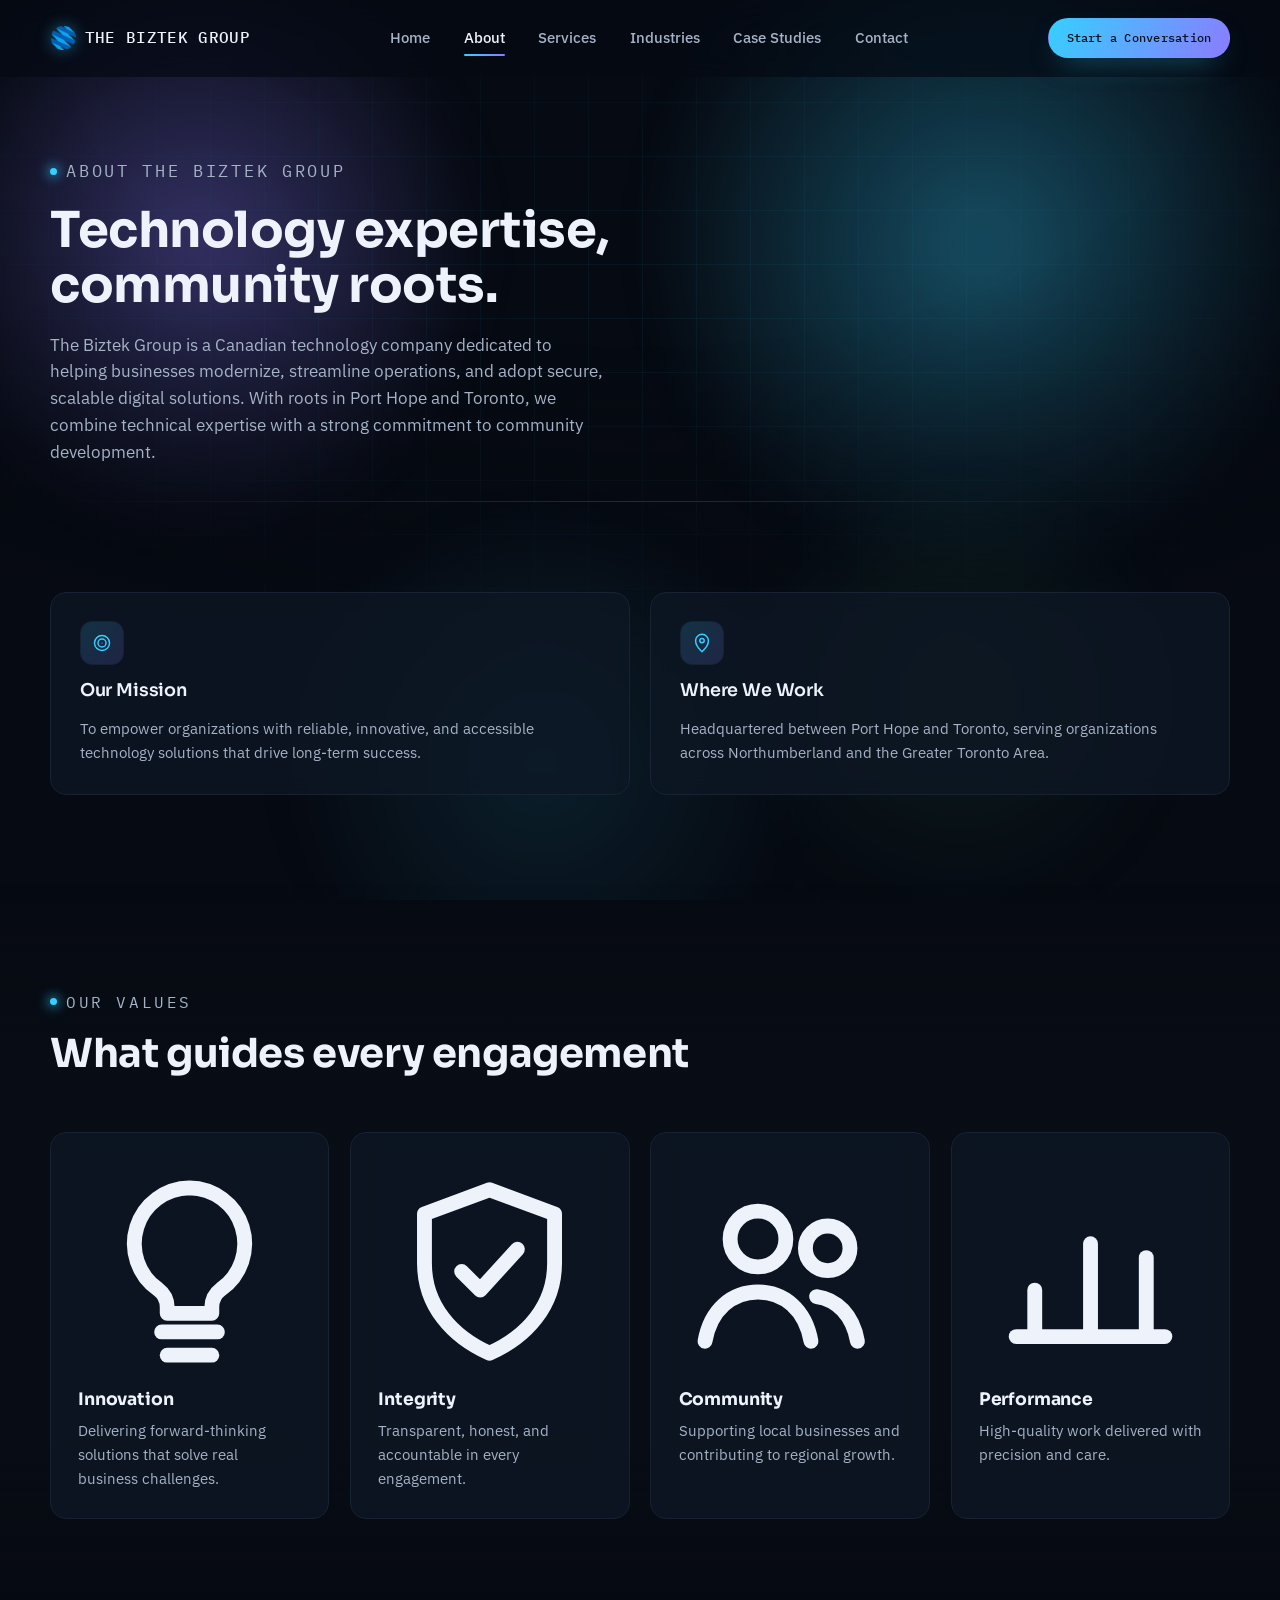
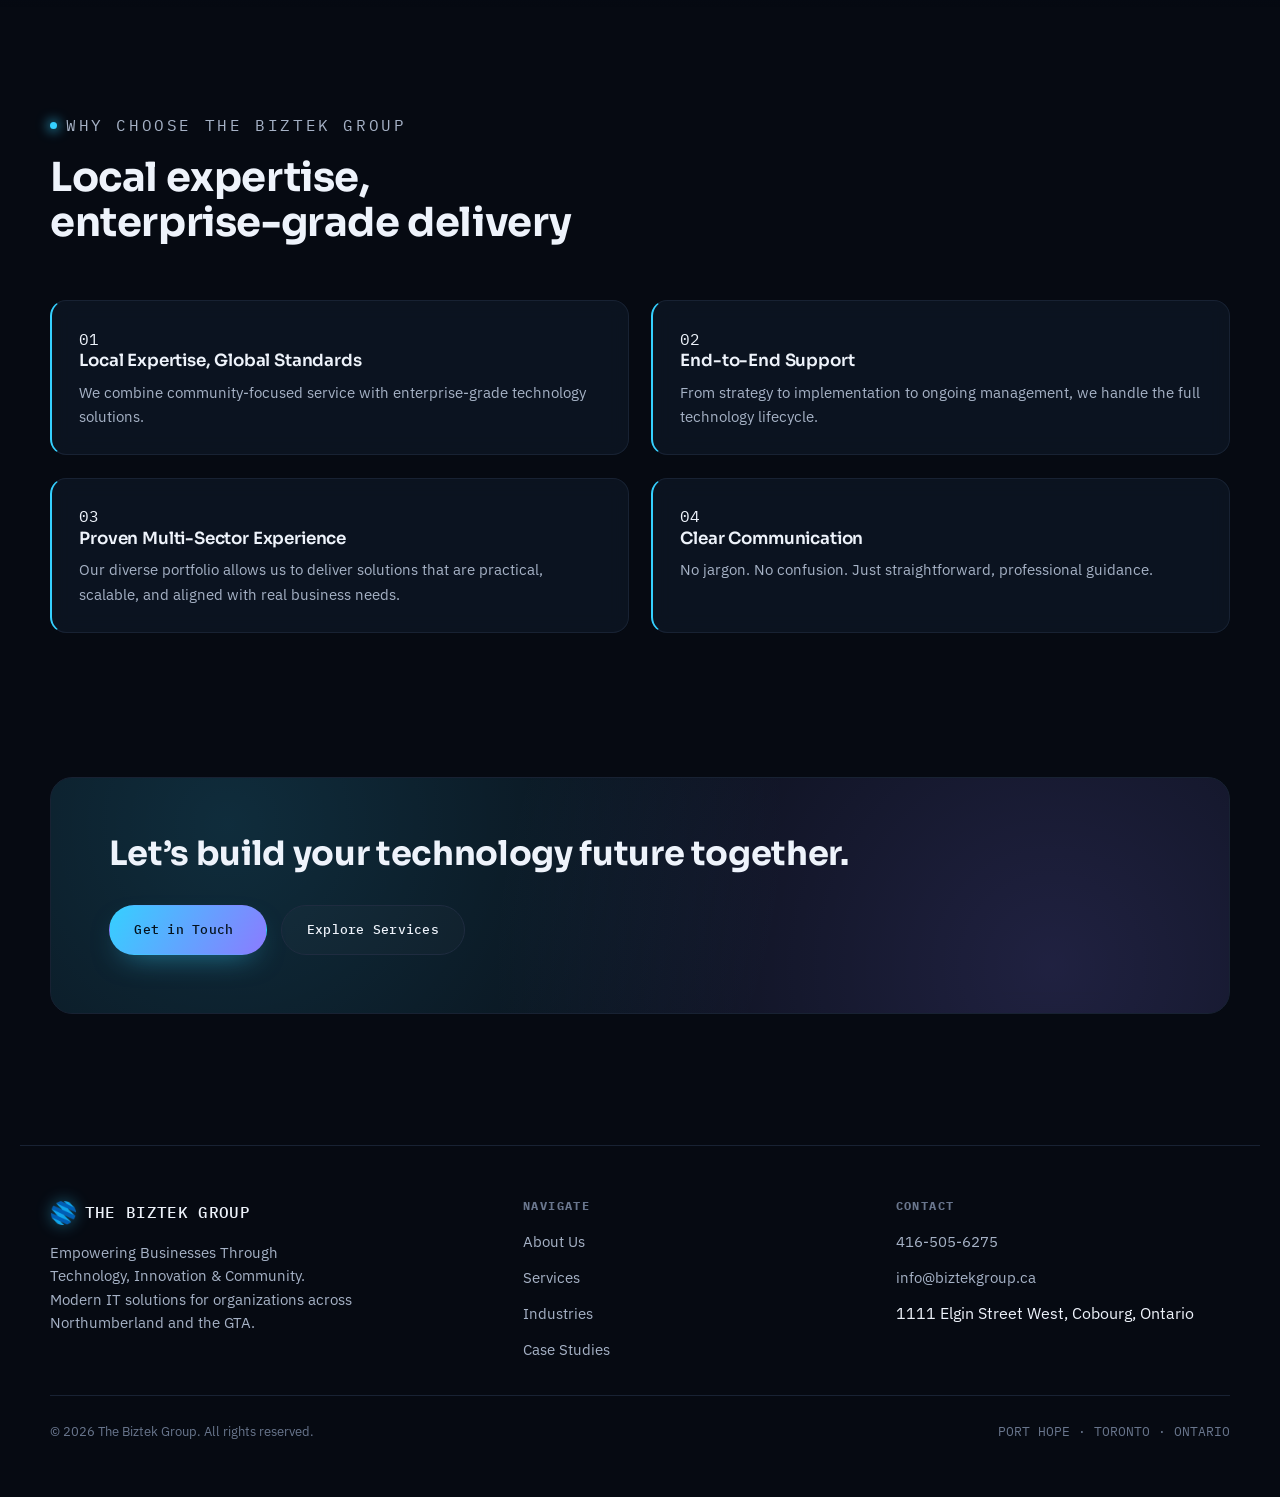
<file: about.html>
<!doctype html>
<html lang="en">
<head>
<meta charset="utf-8">
<meta name="viewport" content="width=device-width, initial-scale=1, viewport-fit=cover">
<title>About — The Biztek Group</title>
<meta name="description" content="The Biztek Group's mission, values, and roots in Port Hope and Toronto.">
<link rel="stylesheet" href="css/styles.css">

</head>
<body>

<header class="site-header">
  <div class="nav-row">
    <a class="logo" href="index.html">
      <img class="logo-mark" src="img/biztek-logo.png" alt=""> THE BIZTEK GROUP
    </a>
    <ul class="nav-menu" id="navMenu">
      <li><a href="index.html">Home</a></li><li><a href="about.html" aria-current="page">About</a></li><li><a href="services.html">Services</a></li><li><a href="industries.html">Industries</a></li><li><a href="case-studies.html">Case Studies</a></li><li><a href="contact.html">Contact</a></li>
    </ul>
    <div class="nav-cta">
      <a class="btn btn-primary btn-sm" href="contact.html">Start a Conversation</a>
      <button class="nav-toggle" id="navToggle" aria-label="Toggle menu" aria-expanded="false">
        <svg viewBox="0 0 24 24" fill="none" stroke="currentColor" stroke-width="1.6" stroke-linecap="round" stroke-linejoin="round" aria-hidden="true"><path d="M3.5 6.5h17"/><path d="M3.5 12h17"/><path d="M3.5 17.5h17"/></svg>
      </button>
    </div>
  </div>
</header>

<main>

<section class="page-hero">
  <div class="wrap">
    <p class="eyebrow">About The Biztek Group</p>
    <h1>Technology expertise, community roots.</h1>
    <p>The Biztek Group is a Canadian technology company dedicated to helping businesses modernize, streamline operations, and adopt secure, scalable digital solutions. With roots in Port Hope and Toronto, we combine technical expertise with a strong commitment to community development.</p>
  </div>
</section>

<div class="wrap"><hr class="divider"></div>

<section class="section">
  <div class="wrap">
    <div class="card-grid cols-2">
      <div class="card" data-reveal>
        <div class="card-icon"><svg viewBox="0 0 24 24" fill="none" stroke="currentColor" stroke-width="1.6" stroke-linecap="round" stroke-linejoin="round" aria-hidden="true"><circle cx="12" cy="12" r="8.2"/><circle cx="12" cy="12" r="4.4"/><circle cx="12" cy="12" r=".6" fill="currentColor" stroke="none"/></svg></div>
        <h3>Our Mission</h3>
        <p>To empower organizations with reliable, innovative, and accessible technology solutions that drive long-term success.</p>
      </div>
      <div class="card" data-reveal data-reveal-delay="1">
        <div class="card-icon"><svg viewBox="0 0 24 24" fill="none" stroke="currentColor" stroke-width="1.6" stroke-linecap="round" stroke-linejoin="round" aria-hidden="true"><path d="M12 21.5s7-6.4 7-12A7 7 0 0 0 5 9.5c0 5.6 7 12 7 12Z"/><circle cx="12" cy="9.4" r="2.4"/></svg></div>
        <h3>Where We Work</h3>
        <p>Headquartered between Port Hope and Toronto, serving organizations across Northumberland and the Greater Toronto Area.</p>
      </div>
    </div>
  </div>
</section>

<section class="section section-alt">
  <div class="wrap">
    <div class="section-head" data-reveal>
      <p class="eyebrow">Our Values</p>
      <h2>What guides every engagement</h2>
    </div>
    <div class="card-grid cols-4">
      
    <div class="value-card" data-reveal data-reveal-delay="1">
      <svg viewBox="0 0 24 24" fill="none" stroke="currentColor" stroke-width="1.6" stroke-linecap="round" stroke-linejoin="round" aria-hidden="true"><path d="M9 18.5h6"/><path d="M9.6 21h4.8"/><path d="M12 3a6 6 0 0 0-3.4 10.9c.6.45 1 1.15 1 1.95v.65h4.8v-.65c0-.8.4-1.5 1-1.95A6 6 0 0 0 12 3Z"/></svg>
      <h3>Innovation</h3>
      <p>Delivering forward-thinking solutions that solve real business challenges.</p>
    </div>

    <div class="value-card" data-reveal data-reveal-delay="2">
      <svg viewBox="0 0 24 24" fill="none" stroke="currentColor" stroke-width="1.6" stroke-linecap="round" stroke-linejoin="round" aria-hidden="true"><path d="M12 3.2 5 5.8v5.3c0 4.6 3 7.9 7 9.7 4-1.8 7-5.1 7-9.7V5.8Z"/><path d="m9 12 2 2 4-4.4"/></svg>
      <h3>Integrity</h3>
      <p>Transparent, honest, and accountable in every engagement.</p>
    </div>

    <div class="value-card" data-reveal data-reveal-delay="3">
      <svg viewBox="0 0 24 24" fill="none" stroke="currentColor" stroke-width="1.6" stroke-linecap="round" stroke-linejoin="round" aria-hidden="true"><circle cx="8.5" cy="8.5" r="3"/><circle cx="16" cy="9.5" r="2.4"/><path d="M2.8 19.5c.6-3.4 2.9-5.3 5.7-5.3s5.1 1.9 5.7 5.3"/><path d="M14.8 14.7c2.2.3 3.9 2 4.4 4.8"/></svg>
      <h3>Community</h3>
      <p>Supporting local businesses and contributing to regional growth.</p>
    </div>

    <div class="value-card" data-reveal data-reveal-delay="4">
      <svg viewBox="0 0 24 24" fill="none" stroke="currentColor" stroke-width="1.6" stroke-linecap="round" stroke-linejoin="round" aria-hidden="true"><path d="M6 19v-5"/><path d="M12 19V9"/><path d="M18 19v-8.5"/><path d="M4 19h16"/></svg>
      <h3>Performance</h3>
      <p>High-quality work delivered with precision and care.</p>
    </div>
    </div>
  </div>
</section>

<section class="section">
  <div class="wrap">
    <div class="section-head" data-reveal>
      <p class="eyebrow">Why Choose The Biztek Group</p>
      <h2>Local expertise, enterprise-grade delivery</h2>
    </div>
    <div class="why-grid">
      
    <div class="why-item" data-reveal data-reveal-delay="1">
      <span class="n mono">01</span>
      <h3>Local Expertise, Global Standards</h3>
      <p>We combine community-focused service with enterprise-grade technology solutions.</p>
    </div>

    <div class="why-item" data-reveal data-reveal-delay="2">
      <span class="n mono">02</span>
      <h3>End-to-End Support</h3>
      <p>From strategy to implementation to ongoing management, we handle the full technology lifecycle.</p>
    </div>

    <div class="why-item" data-reveal data-reveal-delay="3">
      <span class="n mono">03</span>
      <h3>Proven Multi-Sector Experience</h3>
      <p>Our diverse portfolio allows us to deliver solutions that are practical, scalable, and aligned with real business needs.</p>
    </div>

    <div class="why-item" data-reveal data-reveal-delay="4">
      <span class="n mono">04</span>
      <h3>Clear Communication</h3>
      <p>No jargon. No confusion. Just straightforward, professional guidance.</p>
    </div>
    </div>
  </div>
</section>


<section class="section-tight">
  <div class="wrap">
    <div class="cta-band" data-reveal>
      <h2>Let’s build your technology future together.</h2>
      <div class="cta-band-actions">
        <a class="btn btn-primary" href="contact.html">Get in Touch <svg viewBox="0 0 24 24" fill="none" stroke="currentColor" stroke-width="1.6" stroke-linecap="round" stroke-linejoin="round" aria-hidden="true"><path d="M5 12h13.5"/><path d="m13 6.5 6 5.5-6 5.5"/></svg></a>
        <a class="btn btn-ghost" href="services.html">Explore Services</a>
      </div>
    </div>
  </div>
</section>


</main>

<footer class="site-footer">
  <div class="wrap">
    <div class="footer-grid">
      <div class="footer-brand">
        <a class="logo" href="index.html"><img class="logo-mark" src="img/biztek-logo.png" alt=""> THE BIZTEK GROUP</a>
        <p>Empowering Businesses Through Technology, Innovation &amp; Community. Modern IT solutions for organizations across Northumberland and the GTA.</p>
      </div>
      <div class="footer-col">
        <h4>Navigate</h4>
        <ul>
          <li><a href="about.html">About Us</a></li>
          <li><a href="services.html">Services</a></li>
          <li><a href="industries.html">Industries</a></li>
          <li><a href="case-studies.html">Case Studies</a></li>
        </ul>
      </div>
      <div class="footer-col">
        <h4>Contact</h4>
        <ul>
          <li><a href="tel:+14165056275">416-505-6275</a></li>
          <li><a href="https://mail.google.com/mail/?view=cm&amp;fs=1&amp;to=info@biztekgroup.ca" target="_blank" rel="noopener">info@biztekgroup.ca</a></li>
          <li>1111 Elgin Street West, Cobourg, Ontario</li>
        </ul>
      </div>
    </div>
    <div class="footer-bottom">
      <span>&copy; 2026 The Biztek Group. All rights reserved.</span>
      <span class="mono">PORT HOPE &middot; TORONTO &middot; ONTARIO</span>
    </div>
  </div>
</footer>

<script src="js/main.js"></script>

</body>
</html>
</file>
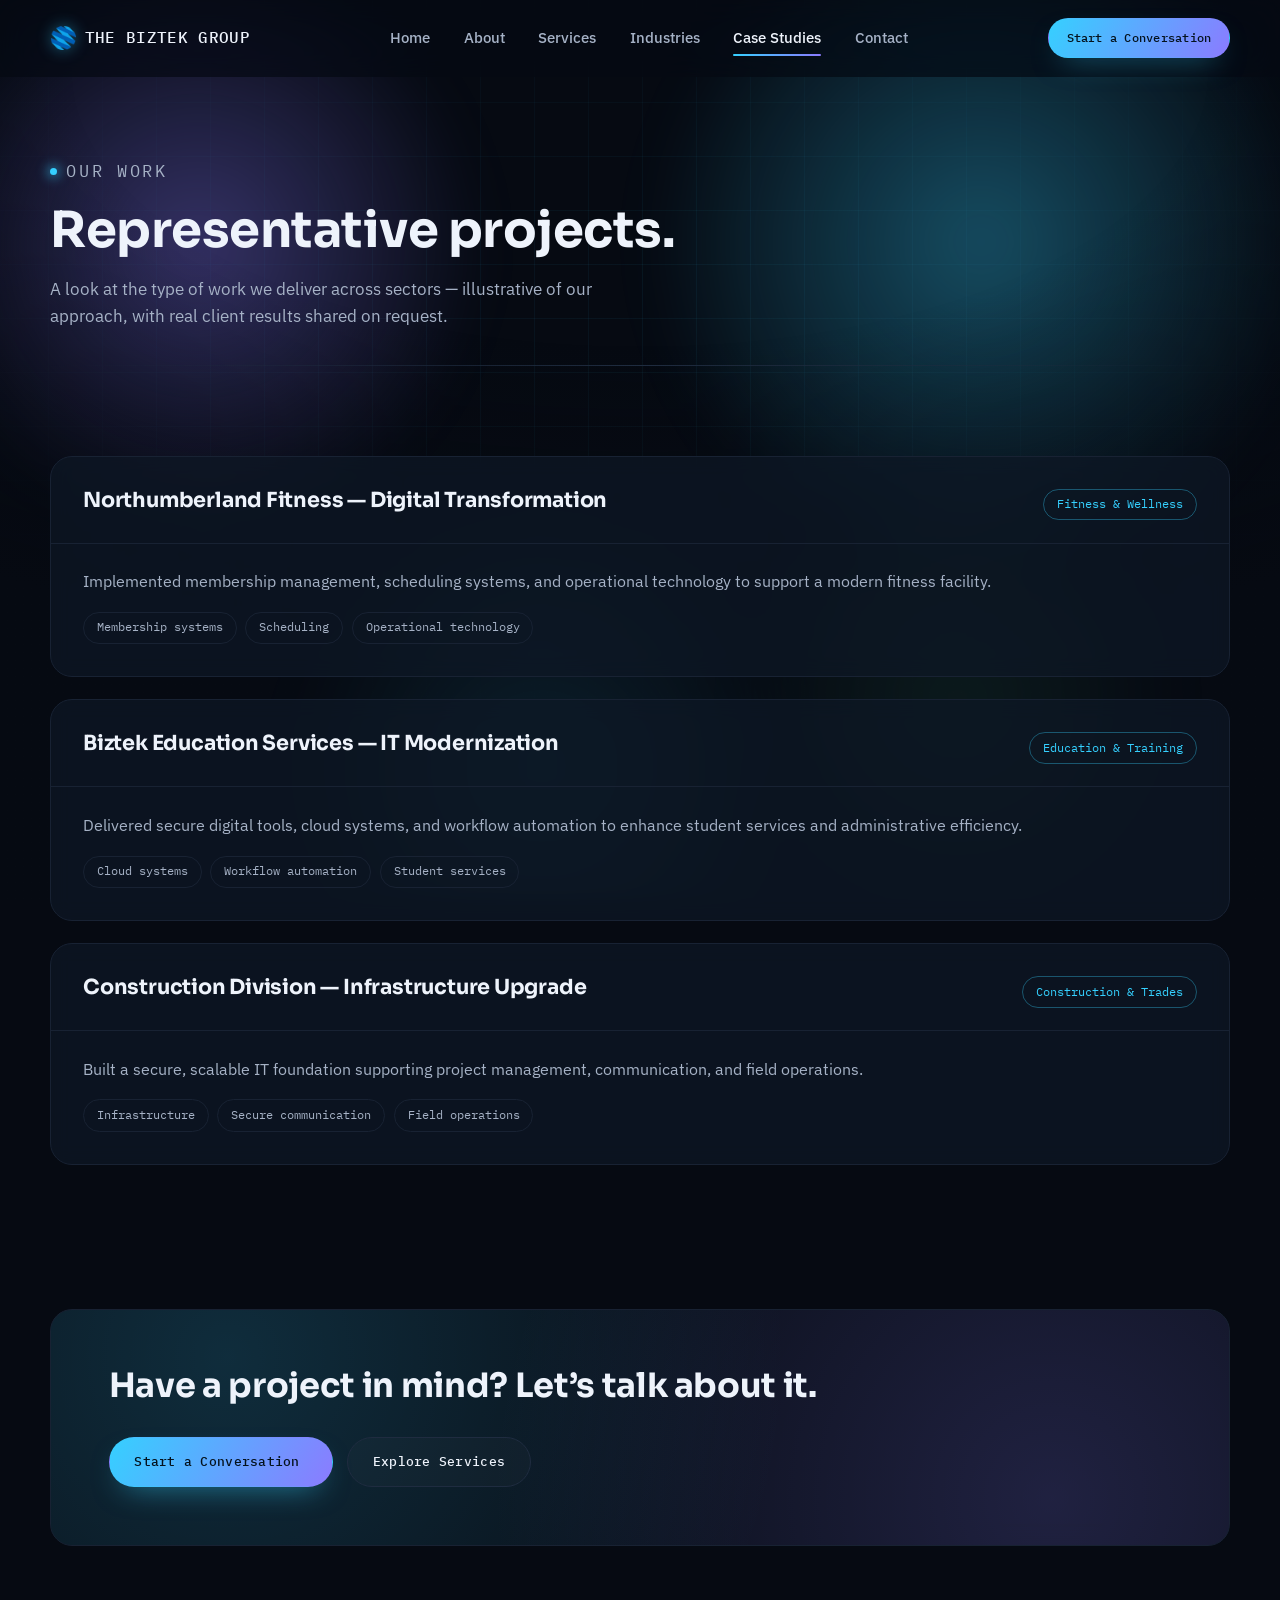
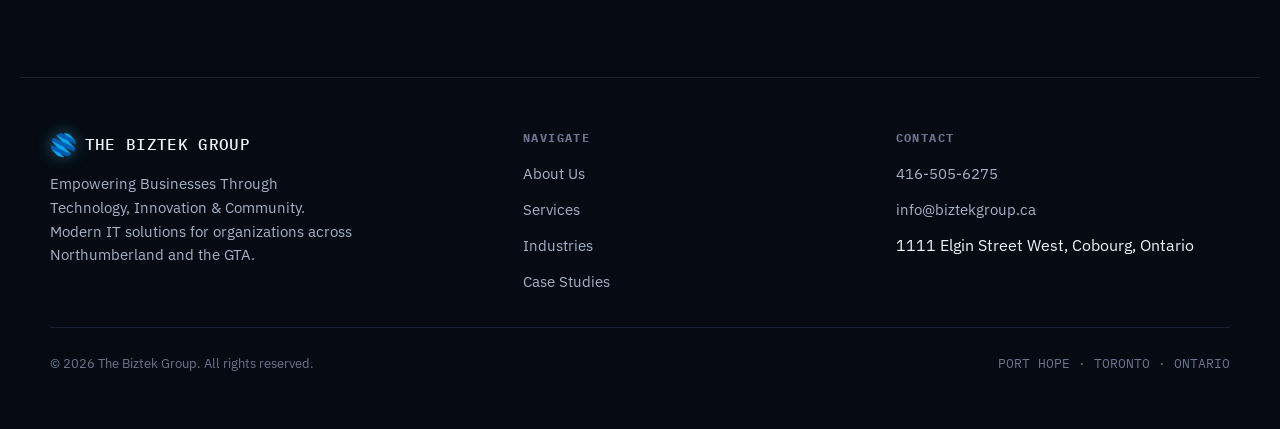
<file: case-studies.html>
<!doctype html>
<html lang="en">
<head>
<meta charset="utf-8">
<meta name="viewport" content="width=device-width, initial-scale=1, viewport-fit=cover">
<title>Case Studies — The Biztek Group</title>
<meta name="description" content="Representative Biztek Group projects across fitness, education, and construction.">
<link rel="stylesheet" href="css/styles.css">

</head>
<body>

<header class="site-header">
  <div class="nav-row">
    <a class="logo" href="index.html">
      <img class="logo-mark" src="img/biztek-logo.png" alt=""> THE BIZTEK GROUP
    </a>
    <ul class="nav-menu" id="navMenu">
      <li><a href="index.html">Home</a></li><li><a href="about.html">About</a></li><li><a href="services.html">Services</a></li><li><a href="industries.html">Industries</a></li><li><a href="case-studies.html" aria-current="page">Case Studies</a></li><li><a href="contact.html">Contact</a></li>
    </ul>
    <div class="nav-cta">
      <a class="btn btn-primary btn-sm" href="contact.html">Start a Conversation</a>
      <button class="nav-toggle" id="navToggle" aria-label="Toggle menu" aria-expanded="false">
        <svg viewBox="0 0 24 24" fill="none" stroke="currentColor" stroke-width="1.6" stroke-linecap="round" stroke-linejoin="round" aria-hidden="true"><path d="M3.5 6.5h17"/><path d="M3.5 12h17"/><path d="M3.5 17.5h17"/></svg>
      </button>
    </div>
  </div>
</header>

<main>

<section class="page-hero">
  <div class="wrap">
    <p class="eyebrow">Our Work</p>
    <h1>Representative projects.</h1>
    <p>A look at the type of work we deliver across sectors &mdash; illustrative of our approach, with real client results shared on request.</p>
  </div>
</section>

<div class="wrap"><hr class="divider"></div>

<section class="section">
  <div class="wrap" style="display:flex;flex-direction:column;gap:1.4rem;">
    
    <div class="case-card" data-reveal data-reveal-delay="1">
      <div class="case-head">
        <h3>Northumberland Fitness — Digital Transformation</h3>
        <span class="case-tag">Fitness & Wellness</span>
      </div>
      <div class="case-body">
        <p>Implemented membership management, scheduling systems, and operational technology to support a modern fitness facility.</p>
        <ul style="list-style:none;padding:0;margin:1.1rem 0 0;display:flex;flex-wrap:wrap;gap:.55rem;">
          <li class="mono" style="font-size:.74rem;border:1px solid var(--border-soft);border-radius:999px;padding:.35rem .8rem;color:var(--text-dim);">Membership systems</li><li class="mono" style="font-size:.74rem;border:1px solid var(--border-soft);border-radius:999px;padding:.35rem .8rem;color:var(--text-dim);">Scheduling</li><li class="mono" style="font-size:.74rem;border:1px solid var(--border-soft);border-radius:999px;padding:.35rem .8rem;color:var(--text-dim);">Operational technology</li>
        </ul>
      </div>
    </div>

    <div class="case-card" data-reveal data-reveal-delay="2">
      <div class="case-head">
        <h3>Biztek Education Services — IT Modernization</h3>
        <span class="case-tag">Education & Training</span>
      </div>
      <div class="case-body">
        <p>Delivered secure digital tools, cloud systems, and workflow automation to enhance student services and administrative efficiency.</p>
        <ul style="list-style:none;padding:0;margin:1.1rem 0 0;display:flex;flex-wrap:wrap;gap:.55rem;">
          <li class="mono" style="font-size:.74rem;border:1px solid var(--border-soft);border-radius:999px;padding:.35rem .8rem;color:var(--text-dim);">Cloud systems</li><li class="mono" style="font-size:.74rem;border:1px solid var(--border-soft);border-radius:999px;padding:.35rem .8rem;color:var(--text-dim);">Workflow automation</li><li class="mono" style="font-size:.74rem;border:1px solid var(--border-soft);border-radius:999px;padding:.35rem .8rem;color:var(--text-dim);">Student services</li>
        </ul>
      </div>
    </div>

    <div class="case-card" data-reveal data-reveal-delay="3">
      <div class="case-head">
        <h3>Construction Division — Infrastructure Upgrade</h3>
        <span class="case-tag">Construction & Trades</span>
      </div>
      <div class="case-body">
        <p>Built a secure, scalable IT foundation supporting project management, communication, and field operations.</p>
        <ul style="list-style:none;padding:0;margin:1.1rem 0 0;display:flex;flex-wrap:wrap;gap:.55rem;">
          <li class="mono" style="font-size:.74rem;border:1px solid var(--border-soft);border-radius:999px;padding:.35rem .8rem;color:var(--text-dim);">Infrastructure</li><li class="mono" style="font-size:.74rem;border:1px solid var(--border-soft);border-radius:999px;padding:.35rem .8rem;color:var(--text-dim);">Secure communication</li><li class="mono" style="font-size:.74rem;border:1px solid var(--border-soft);border-radius:999px;padding:.35rem .8rem;color:var(--text-dim);">Field operations</li>
        </ul>
      </div>
    </div>
  </div>
</section>


<section class="section-tight">
  <div class="wrap">
    <div class="cta-band" data-reveal>
      <h2>Have a project in mind? Let’s talk about it.</h2>
      <div class="cta-band-actions">
        <a class="btn btn-primary" href="contact.html">Start a Conversation <svg viewBox="0 0 24 24" fill="none" stroke="currentColor" stroke-width="1.6" stroke-linecap="round" stroke-linejoin="round" aria-hidden="true"><path d="M5 12h13.5"/><path d="m13 6.5 6 5.5-6 5.5"/></svg></a>
        <a class="btn btn-ghost" href="services.html">Explore Services</a>
      </div>
    </div>
  </div>
</section>


</main>

<footer class="site-footer">
  <div class="wrap">
    <div class="footer-grid">
      <div class="footer-brand">
        <a class="logo" href="index.html"><img class="logo-mark" src="img/biztek-logo.png" alt=""> THE BIZTEK GROUP</a>
        <p>Empowering Businesses Through Technology, Innovation &amp; Community. Modern IT solutions for organizations across Northumberland and the GTA.</p>
      </div>
      <div class="footer-col">
        <h4>Navigate</h4>
        <ul>
          <li><a href="about.html">About Us</a></li>
          <li><a href="services.html">Services</a></li>
          <li><a href="industries.html">Industries</a></li>
          <li><a href="case-studies.html">Case Studies</a></li>
        </ul>
      </div>
      <div class="footer-col">
        <h4>Contact</h4>
        <ul>
          <li><a href="tel:+14165056275">416-505-6275</a></li>
          <li><a href="https://mail.google.com/mail/?view=cm&amp;fs=1&amp;to=info@biztekgroup.ca" target="_blank" rel="noopener">info@biztekgroup.ca</a></li>
          <li>1111 Elgin Street West, Cobourg, Ontario</li>
        </ul>
      </div>
    </div>
    <div class="footer-bottom">
      <span>&copy; 2026 The Biztek Group. All rights reserved.</span>
      <span class="mono">PORT HOPE &middot; TORONTO &middot; ONTARIO</span>
    </div>
  </div>
</footer>

<script src="js/main.js"></script>

</body>
</html>
</file>
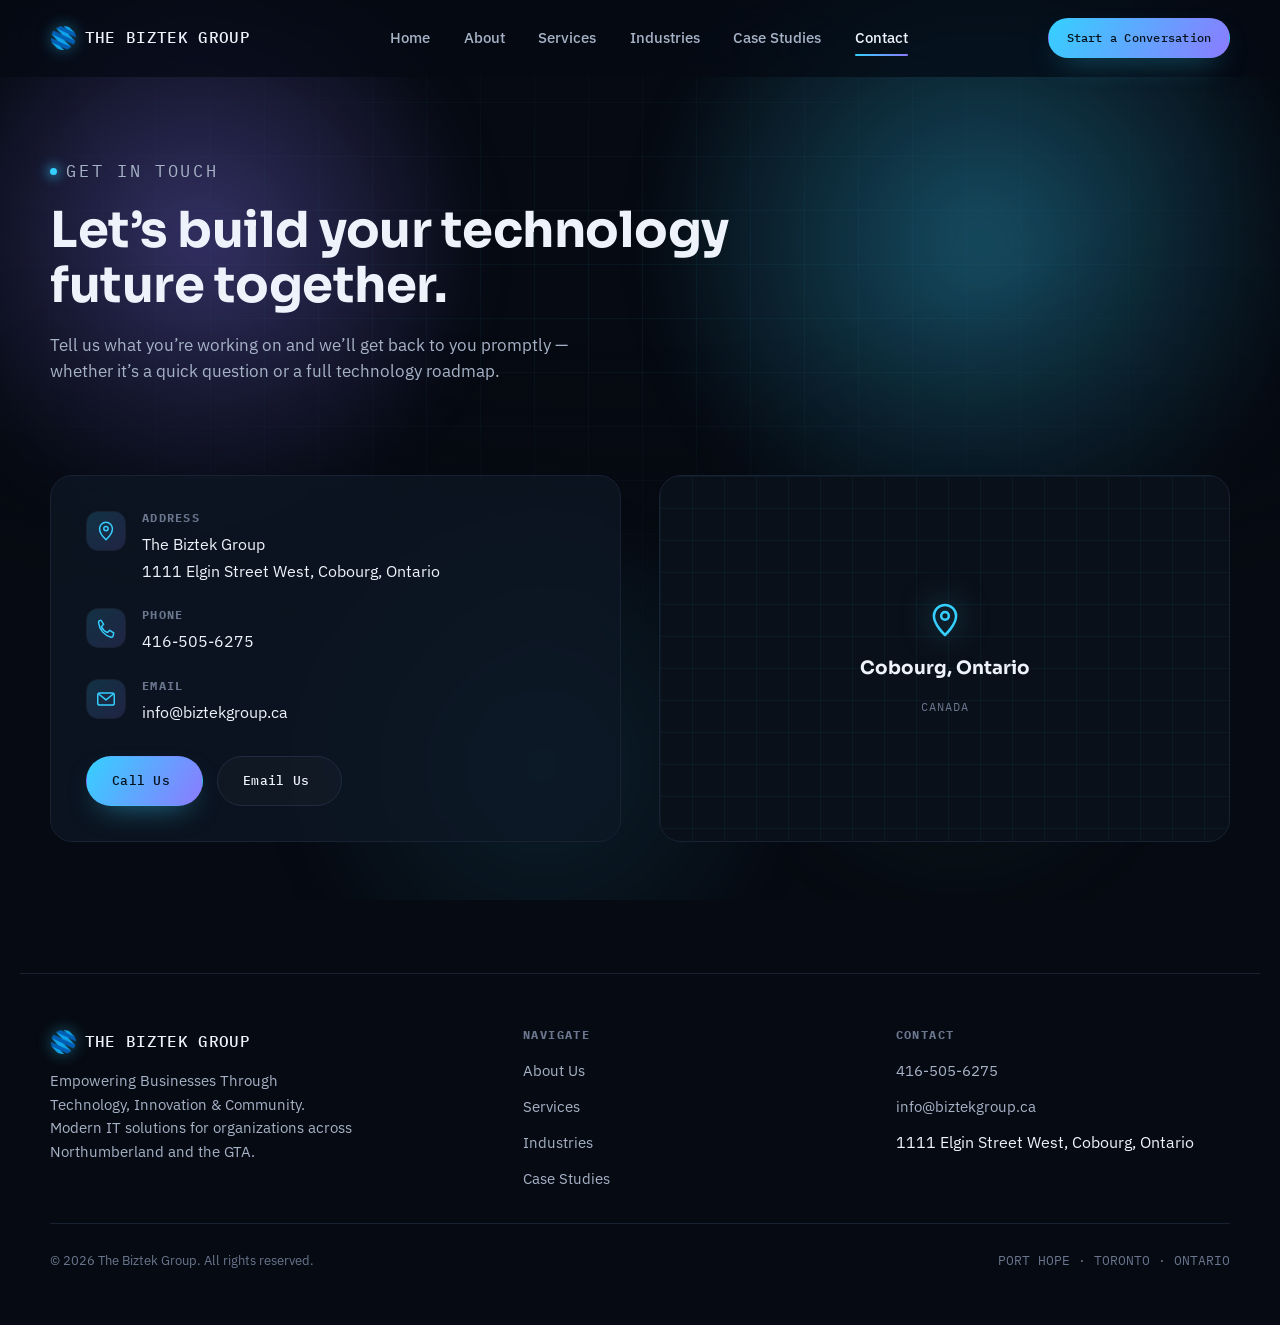
<file: contact.html>
<!doctype html>
<html lang="en">
<head>
<meta charset="utf-8">
<meta name="viewport" content="width=device-width, initial-scale=1, viewport-fit=cover">
<title>Contact — The Biztek Group</title>
<meta name="description" content="Contact The Biztek Group in Cobourg, Ontario by phone, email, or mail.">
<link rel="stylesheet" href="css/styles.css">

</head>
<body>

<header class="site-header">
  <div class="nav-row">
    <a class="logo" href="index.html">
      <img class="logo-mark" src="img/biztek-logo.png" alt=""> THE BIZTEK GROUP
    </a>
    <ul class="nav-menu" id="navMenu">
      <li><a href="index.html">Home</a></li><li><a href="about.html">About</a></li><li><a href="services.html">Services</a></li><li><a href="industries.html">Industries</a></li><li><a href="case-studies.html">Case Studies</a></li><li><a href="contact.html" aria-current="page">Contact</a></li>
    </ul>
    <div class="nav-cta">
      <a class="btn btn-primary btn-sm" href="contact.html">Start a Conversation</a>
      <button class="nav-toggle" id="navToggle" aria-label="Toggle menu" aria-expanded="false">
        <svg viewBox="0 0 24 24" fill="none" stroke="currentColor" stroke-width="1.6" stroke-linecap="round" stroke-linejoin="round" aria-hidden="true"><path d="M3.5 6.5h17"/><path d="M3.5 12h17"/><path d="M3.5 17.5h17"/></svg>
      </button>
    </div>
  </div>
</header>

<main>

<section class="page-hero">
  <div class="wrap">
    <p class="eyebrow">Get In Touch</p>
    <h1>Let&rsquo;s build your technology future together.</h1>
    <p>Tell us what you&rsquo;re working on and we&rsquo;ll get back to you promptly &mdash; whether it&rsquo;s a quick question or a full technology roadmap.</p>
  </div>
</section>

<section class="section-tight">
  <div class="wrap">
    <div class="contact-grid">
      <div class="contact-card" data-reveal>
        <div class="contact-item">
          <div class="card-icon"><svg viewBox="0 0 24 24" fill="none" stroke="currentColor" stroke-width="1.6" stroke-linecap="round" stroke-linejoin="round" aria-hidden="true"><path d="M12 21.5s7-6.4 7-12A7 7 0 0 0 5 9.5c0 5.6 7 12 7 12Z"/><circle cx="12" cy="9.4" r="2.4"/></svg></div>
          <div>
            <h4>Address</h4>
            <p>The Biztek Group<br>1111 Elgin Street West, Cobourg, Ontario</p>
          </div>
        </div>
        <div class="contact-item">
          <div class="card-icon"><svg viewBox="0 0 24 24" fill="none" stroke="currentColor" stroke-width="1.6" stroke-linecap="round" stroke-linejoin="round" aria-hidden="true"><path d="M6.6 3.6 9.5 8 7 10.3a12.3 12.3 0 0 0 6.7 6.7l2.3-2.5 4.4 2.9-.5 2.9a2.2 2.2 0 0 1-2.4 1.8A18.5 18.5 0 0 1 3.9 6.1a2.2 2.2 0 0 1 1.8-2.4Z"/></svg></div>
          <div>
            <h4>Phone</h4>
            <a href="tel:+14165056275">416-505-6275</a>
          </div>
        </div>
        <div class="contact-item">
          <div class="card-icon"><svg viewBox="0 0 24 24" fill="none" stroke="currentColor" stroke-width="1.6" stroke-linecap="round" stroke-linejoin="round" aria-hidden="true"><rect x="3" y="5.5" width="18" height="13" rx="2"/><path d="m4 6.5 8 6.5 8-6.5"/></svg></div>
          <div>
            <h4>Email</h4>
            <a href="https://mail.google.com/mail/?view=cm&amp;fs=1&amp;to=info@biztekgroup.ca" target="_blank" rel="noopener">info@biztekgroup.ca</a>
          </div>
        </div>
        <div class="hero-actions" style="margin-top:.4rem;">
          <a class="btn btn-primary" href="tel:+14165056275">Call Us <svg viewBox="0 0 24 24" fill="none" stroke="currentColor" stroke-width="1.6" stroke-linecap="round" stroke-linejoin="round" aria-hidden="true"><path d="M6.6 3.6 9.5 8 7 10.3a12.3 12.3 0 0 0 6.7 6.7l2.3-2.5 4.4 2.9-.5 2.9a2.2 2.2 0 0 1-2.4 1.8A18.5 18.5 0 0 1 3.9 6.1a2.2 2.2 0 0 1 1.8-2.4Z"/></svg></a>
          <a class="btn btn-ghost" href="https://mail.google.com/mail/?view=cm&amp;fs=1&amp;to=info@biztekgroup.ca" target="_blank" rel="noopener">Email Us <svg viewBox="0 0 24 24" fill="none" stroke="currentColor" stroke-width="1.6" stroke-linecap="round" stroke-linejoin="round" aria-hidden="true"><rect x="3" y="5.5" width="18" height="13" rx="2"/><path d="m4 6.5 8 6.5 8-6.5"/></svg></a>
        </div>
      </div>
      <div class="map-panel" data-reveal data-reveal-delay="1">
        <div class="map-pin">
          <svg viewBox="0 0 24 24" fill="none" stroke="currentColor" stroke-width="1.6" stroke-linecap="round" stroke-linejoin="round" aria-hidden="true"><path d="M12 21.5s7-6.4 7-12A7 7 0 0 0 5 9.5c0 5.6 7 12 7 12Z"/><circle cx="12" cy="9.4" r="2.4"/></svg>
          <span class="city">Cobourg, Ontario</span>
          <span class="country">Canada</span>
        </div>
      </div>
    </div>
  </div>
</section>

</main>

<footer class="site-footer">
  <div class="wrap">
    <div class="footer-grid">
      <div class="footer-brand">
        <a class="logo" href="index.html"><img class="logo-mark" src="img/biztek-logo.png" alt=""> THE BIZTEK GROUP</a>
        <p>Empowering Businesses Through Technology, Innovation &amp; Community. Modern IT solutions for organizations across Northumberland and the GTA.</p>
      </div>
      <div class="footer-col">
        <h4>Navigate</h4>
        <ul>
          <li><a href="about.html">About Us</a></li>
          <li><a href="services.html">Services</a></li>
          <li><a href="industries.html">Industries</a></li>
          <li><a href="case-studies.html">Case Studies</a></li>
        </ul>
      </div>
      <div class="footer-col">
        <h4>Contact</h4>
        <ul>
          <li><a href="tel:+14165056275">416-505-6275</a></li>
          <li><a href="https://mail.google.com/mail/?view=cm&amp;fs=1&amp;to=info@biztekgroup.ca" target="_blank" rel="noopener">info@biztekgroup.ca</a></li>
          <li>1111 Elgin Street West, Cobourg, Ontario</li>
        </ul>
      </div>
    </div>
    <div class="footer-bottom">
      <span>&copy; 2026 The Biztek Group. All rights reserved.</span>
      <span class="mono">PORT HOPE &middot; TORONTO &middot; ONTARIO</span>
    </div>
  </div>
</footer>

<script src="js/main.js"></script>

</body>
</html>
</file>
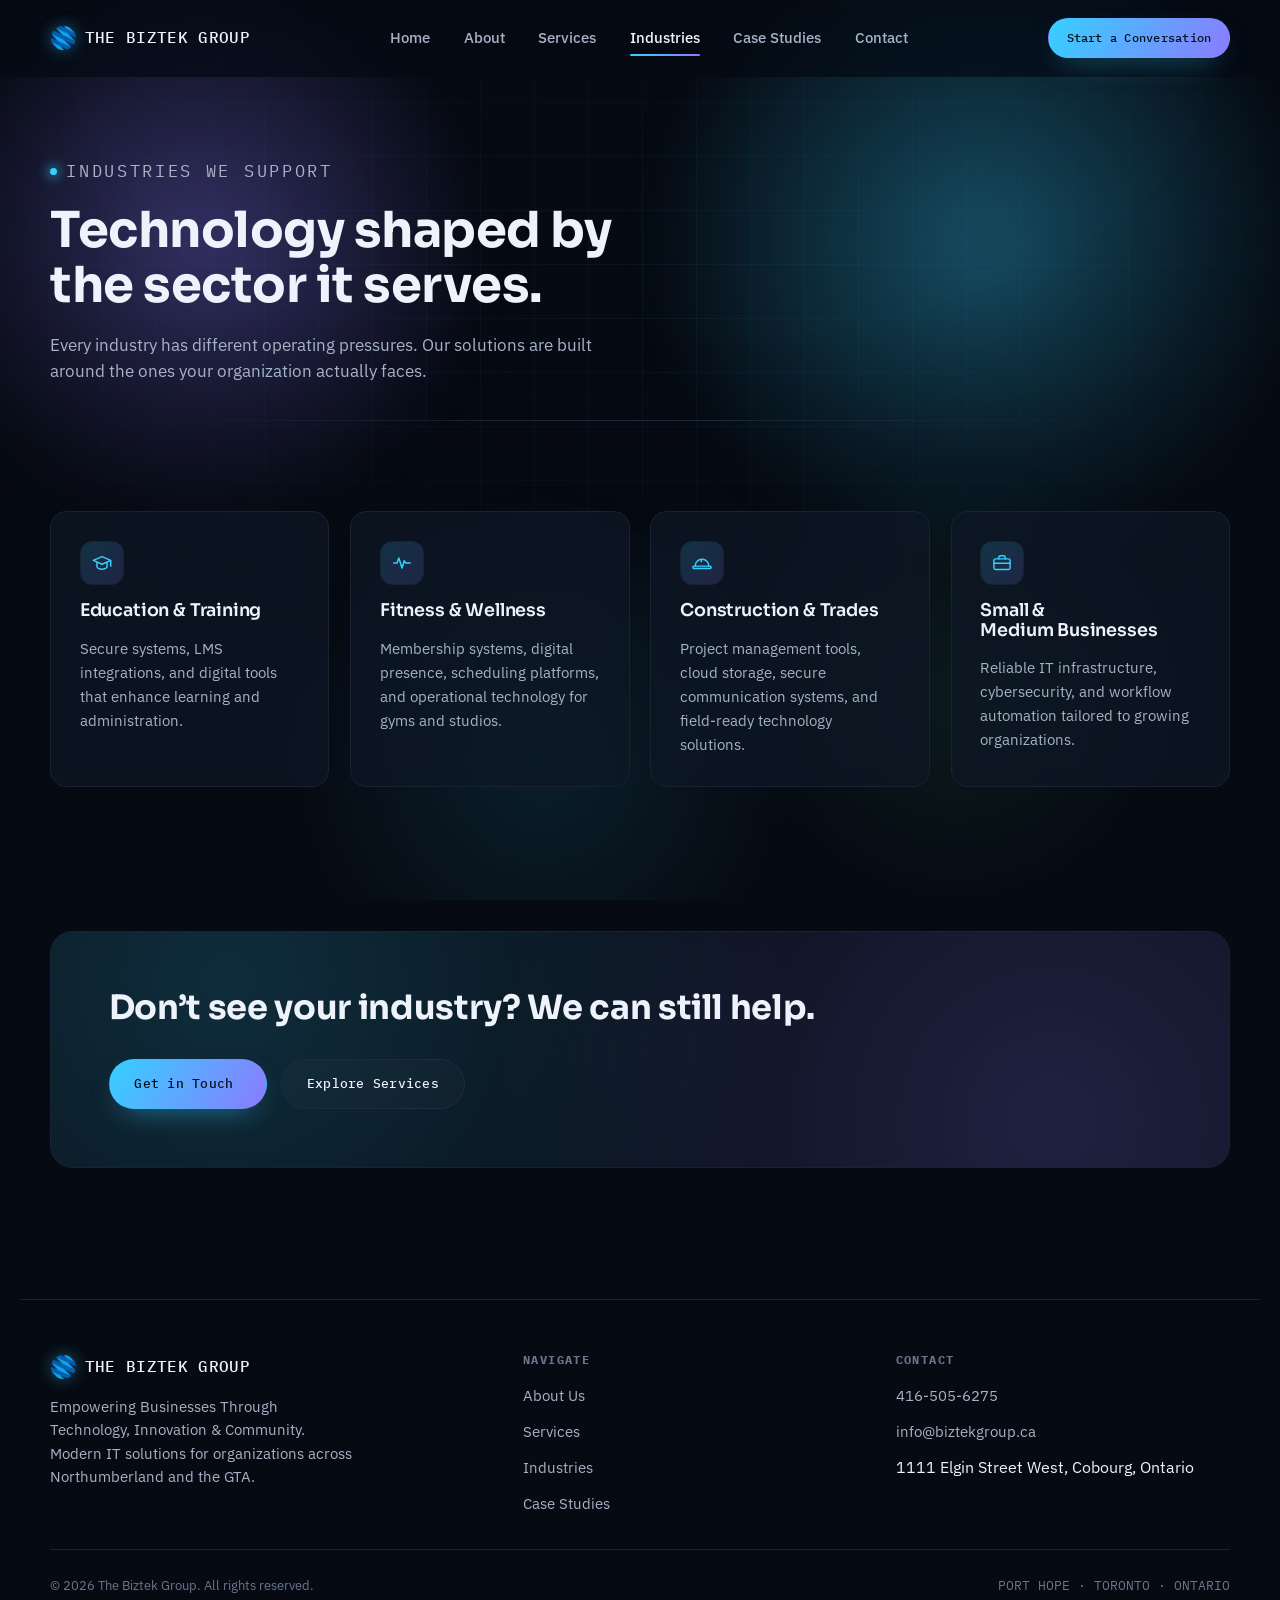
<file: industries.html>
<!doctype html>
<html lang="en">
<head>
<meta charset="utf-8">
<meta name="viewport" content="width=device-width, initial-scale=1, viewport-fit=cover">
<title>Industries — The Biztek Group</title>
<meta name="description" content="Technology solutions for education, fitness and wellness, construction and trades, and small & medium businesses.">
<link rel="stylesheet" href="css/styles.css">

</head>
<body>

<header class="site-header">
  <div class="nav-row">
    <a class="logo" href="index.html">
      <img class="logo-mark" src="img/biztek-logo.png" alt=""> THE BIZTEK GROUP
    </a>
    <ul class="nav-menu" id="navMenu">
      <li><a href="index.html">Home</a></li><li><a href="about.html">About</a></li><li><a href="services.html">Services</a></li><li><a href="industries.html" aria-current="page">Industries</a></li><li><a href="case-studies.html">Case Studies</a></li><li><a href="contact.html">Contact</a></li>
    </ul>
    <div class="nav-cta">
      <a class="btn btn-primary btn-sm" href="contact.html">Start a Conversation</a>
      <button class="nav-toggle" id="navToggle" aria-label="Toggle menu" aria-expanded="false">
        <svg viewBox="0 0 24 24" fill="none" stroke="currentColor" stroke-width="1.6" stroke-linecap="round" stroke-linejoin="round" aria-hidden="true"><path d="M3.5 6.5h17"/><path d="M3.5 12h17"/><path d="M3.5 17.5h17"/></svg>
      </button>
    </div>
  </div>
</header>

<main>

<section class="page-hero">
  <div class="wrap">
    <p class="eyebrow">Industries We Support</p>
    <h1>Technology shaped by the sector it serves.</h1>
    <p>Every industry has different operating pressures. Our solutions are built around the ones your organization actually faces.</p>
  </div>
</section>

<div class="wrap"><hr class="divider"></div>

<section class="section">
  <div class="wrap">
    <div class="card-grid cols-4">
      
    <div class="card" data-reveal data-reveal-delay="1">
      <div class="card-icon"><svg viewBox="0 0 24 24" fill="none" stroke="currentColor" stroke-width="1.6" stroke-linecap="round" stroke-linejoin="round" aria-hidden="true"><path d="M2.5 9.2 12 5l9.5 4.2L12 13.4Z"/><path d="M6.5 11.4v4.4c0 1.5 2.5 3 5.5 3s5.5-1.5 5.5-3v-4.4"/><path d="M21.5 9.5v6"/></svg></div>
      <h3>Education & Training</h3>
      <p>Secure systems, LMS integrations, and digital tools that enhance learning and administration.</p>
    </div>

    <div class="card" data-reveal data-reveal-delay="2">
      <div class="card-icon"><svg viewBox="0 0 24 24" fill="none" stroke="currentColor" stroke-width="1.6" stroke-linecap="round" stroke-linejoin="round" aria-hidden="true"><path d="M3 12h3.6l2-5.5 3.4 11 2.4-8 1.6 2.5H21"/></svg></div>
      <h3>Fitness & Wellness</h3>
      <p>Membership systems, digital presence, scheduling platforms, and operational technology for gyms and studios.</p>
    </div>

    <div class="card" data-reveal data-reveal-delay="3">
      <div class="card-icon"><svg viewBox="0 0 24 24" fill="none" stroke="currentColor" stroke-width="1.6" stroke-linecap="round" stroke-linejoin="round" aria-hidden="true"><path d="M4.5 15.4a7.5 7.5 0 0 1 15 0"/><rect x="2" y="15.4" width="20" height="2.6" rx="1.3"/><path d="M11.3 8.6v2"/></svg></div>
      <h3>Construction & Trades</h3>
      <p>Project management tools, cloud storage, secure communication systems, and field-ready technology solutions.</p>
    </div>

    <div class="card" data-reveal data-reveal-delay="4">
      <div class="card-icon"><svg viewBox="0 0 24 24" fill="none" stroke="currentColor" stroke-width="1.6" stroke-linecap="round" stroke-linejoin="round" aria-hidden="true"><rect x="3.2" y="7.5" width="17.6" height="11.5" rx="1.8"/><path d="M8.5 7.5V6a2 2 0 0 1 2-2h3a2 2 0 0 1 2 2v1.5"/><path d="M3.2 12.2h17.6"/></svg></div>
      <h3>Small & Medium Businesses</h3>
      <p>Reliable IT infrastructure, cybersecurity, and workflow automation tailored to growing organizations.</p>
    </div>
    </div>
  </div>
</section>


<section class="section-tight">
  <div class="wrap">
    <div class="cta-band" data-reveal>
      <h2>Don’t see your industry? We can still help.</h2>
      <div class="cta-band-actions">
        <a class="btn btn-primary" href="contact.html">Get in Touch <svg viewBox="0 0 24 24" fill="none" stroke="currentColor" stroke-width="1.6" stroke-linecap="round" stroke-linejoin="round" aria-hidden="true"><path d="M5 12h13.5"/><path d="m13 6.5 6 5.5-6 5.5"/></svg></a>
        <a class="btn btn-ghost" href="services.html">Explore Services</a>
      </div>
    </div>
  </div>
</section>


</main>

<footer class="site-footer">
  <div class="wrap">
    <div class="footer-grid">
      <div class="footer-brand">
        <a class="logo" href="index.html"><img class="logo-mark" src="img/biztek-logo.png" alt=""> THE BIZTEK GROUP</a>
        <p>Empowering Businesses Through Technology, Innovation &amp; Community. Modern IT solutions for organizations across Northumberland and the GTA.</p>
      </div>
      <div class="footer-col">
        <h4>Navigate</h4>
        <ul>
          <li><a href="about.html">About Us</a></li>
          <li><a href="services.html">Services</a></li>
          <li><a href="industries.html">Industries</a></li>
          <li><a href="case-studies.html">Case Studies</a></li>
        </ul>
      </div>
      <div class="footer-col">
        <h4>Contact</h4>
        <ul>
          <li><a href="tel:+14165056275">416-505-6275</a></li>
          <li><a href="https://mail.google.com/mail/?view=cm&amp;fs=1&amp;to=info@biztekgroup.ca" target="_blank" rel="noopener">info@biztekgroup.ca</a></li>
          <li>1111 Elgin Street West, Cobourg, Ontario</li>
        </ul>
      </div>
    </div>
    <div class="footer-bottom">
      <span>&copy; 2026 The Biztek Group. All rights reserved.</span>
      <span class="mono">PORT HOPE &middot; TORONTO &middot; ONTARIO</span>
    </div>
  </div>
</footer>

<script src="js/main.js"></script>

</body>
</html>
</file>
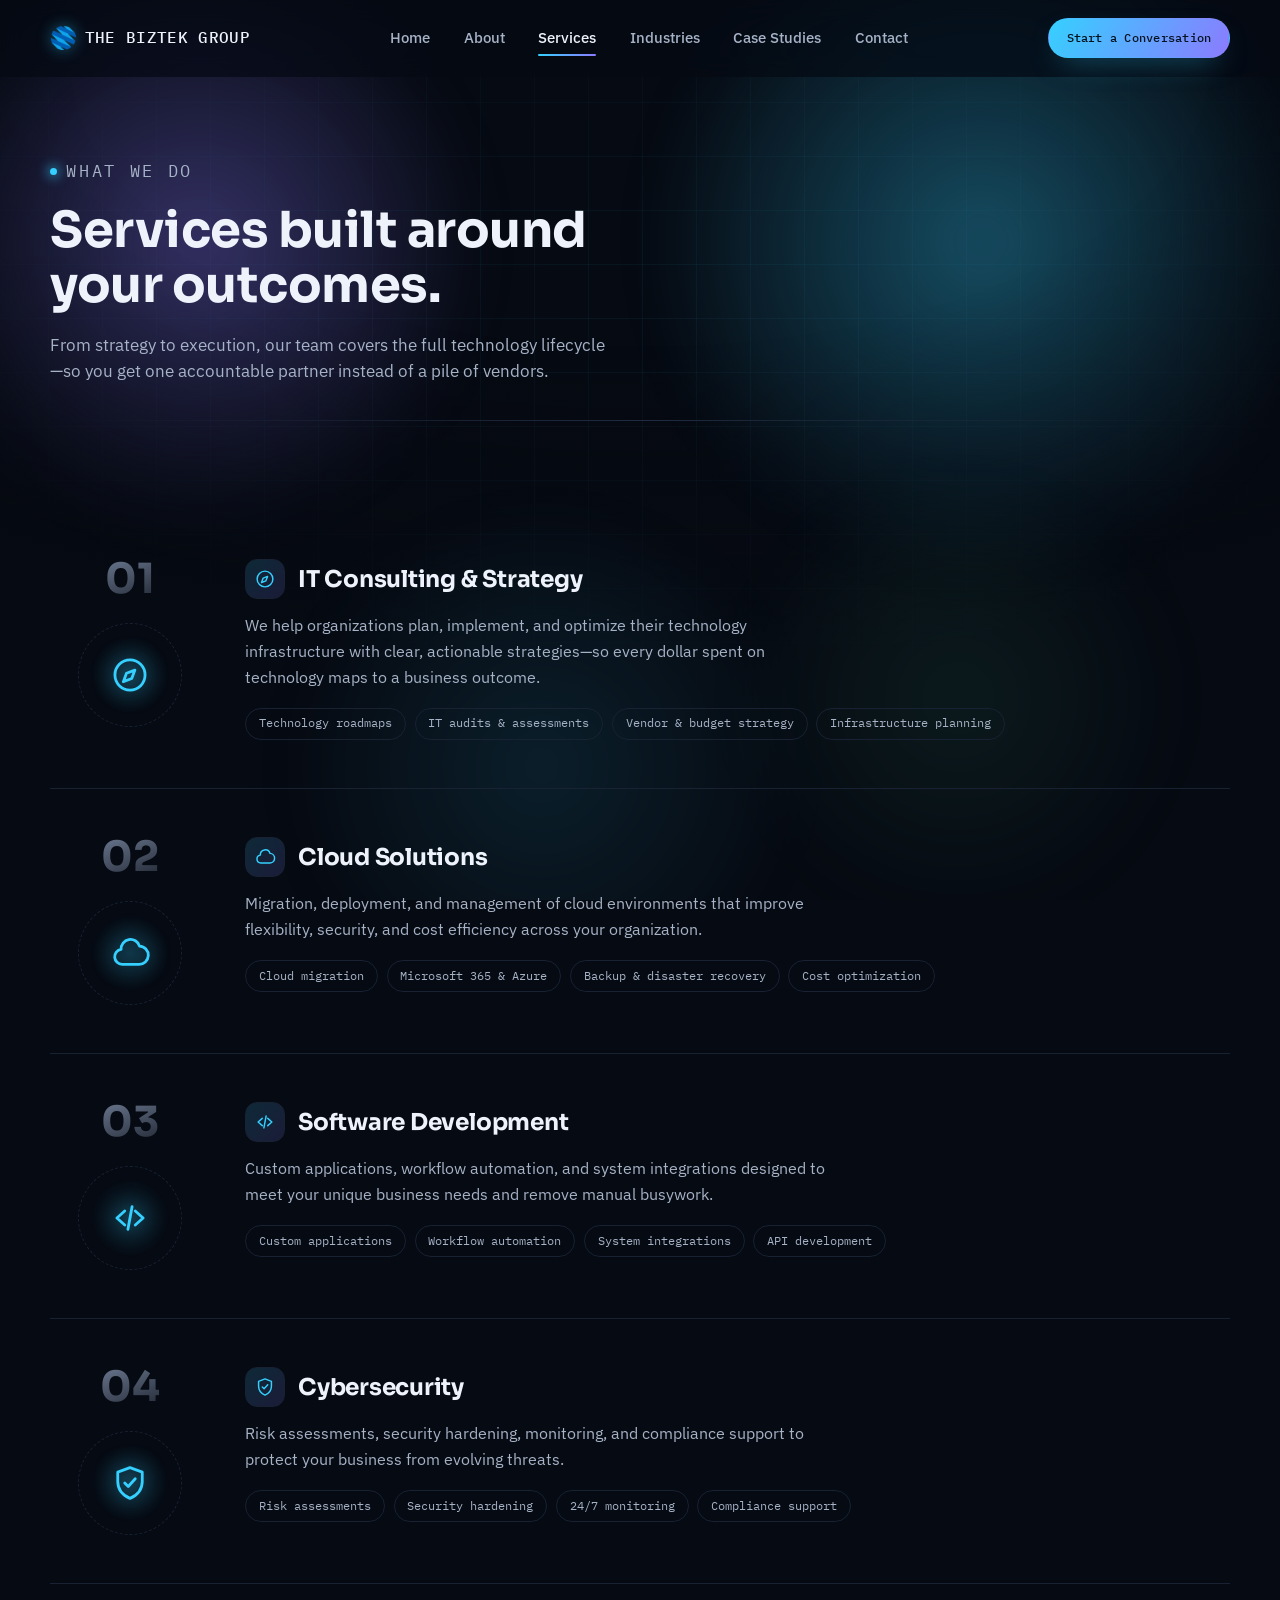
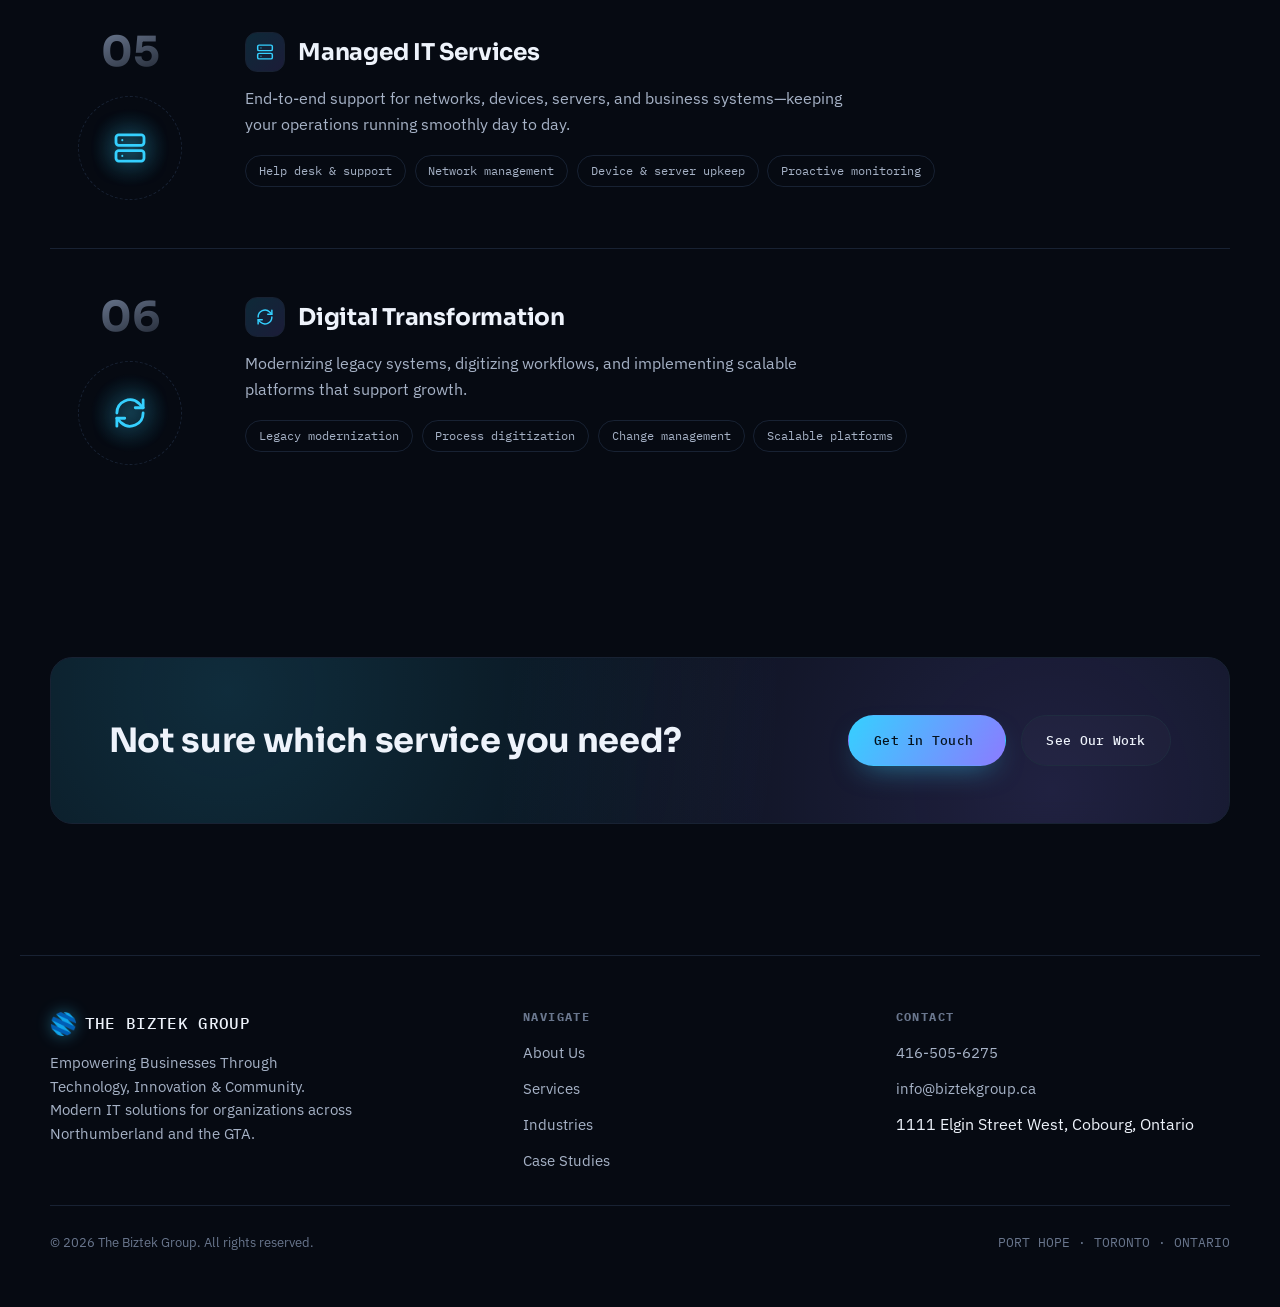
<file: services.html>
<!doctype html>
<html lang="en">
<head>
<meta charset="utf-8">
<meta name="viewport" content="width=device-width, initial-scale=1, viewport-fit=cover">
<title>Services — The Biztek Group</title>
<meta name="description" content="IT consulting, cloud, software development, cybersecurity, managed IT, and digital transformation services from The Biztek Group.">
<link rel="stylesheet" href="css/styles.css">

</head>
<body>

<header class="site-header">
  <div class="nav-row">
    <a class="logo" href="index.html">
      <img class="logo-mark" src="img/biztek-logo.png" alt=""> THE BIZTEK GROUP
    </a>
    <ul class="nav-menu" id="navMenu">
      <li><a href="index.html">Home</a></li><li><a href="about.html">About</a></li><li><a href="services.html" aria-current="page">Services</a></li><li><a href="industries.html">Industries</a></li><li><a href="case-studies.html">Case Studies</a></li><li><a href="contact.html">Contact</a></li>
    </ul>
    <div class="nav-cta">
      <a class="btn btn-primary btn-sm" href="contact.html">Start a Conversation</a>
      <button class="nav-toggle" id="navToggle" aria-label="Toggle menu" aria-expanded="false">
        <svg viewBox="0 0 24 24" fill="none" stroke="currentColor" stroke-width="1.6" stroke-linecap="round" stroke-linejoin="round" aria-hidden="true"><path d="M3.5 6.5h17"/><path d="M3.5 12h17"/><path d="M3.5 17.5h17"/></svg>
      </button>
    </div>
  </div>
</header>

<main>

<section class="page-hero">
  <div class="wrap">
    <p class="eyebrow">What We Do</p>
    <h1>Services built around your outcomes.</h1>
    <p>From strategy to execution, our team covers the full technology lifecycle&mdash;so you get one accountable partner instead of a pile of vendors.</p>
  </div>
</section>

<div class="wrap"><hr class="divider"></div>

<section class="section">
  <div class="wrap">

    <div class="service-row" id="consulting" data-reveal>
      <div class="service-visual">
        <div class="index">01</div>
        <div class="service-icon-badge" aria-hidden="true">
          <svg viewBox="0 0 24 24" fill="none" stroke="currentColor" stroke-width="1.6" stroke-linecap="round" stroke-linejoin="round"><circle cx="12" cy="12" r="8.6"/><path d="m14.8 9.2-1.8 4.8-4.8 1.8 1.8-4.8Z"/></svg>
        </div>
      </div>
      <div>
        <h3>
          <span class="card-icon"><svg viewBox="0 0 24 24" fill="none" stroke="currentColor" stroke-width="1.6" stroke-linecap="round" stroke-linejoin="round" aria-hidden="true"><circle cx="12" cy="12" r="8.6"/><path d="m14.8 9.2-1.8 4.8-4.8 1.8 1.8-4.8Z"/></svg></span>
          IT Consulting &amp; Strategy
        </h3>
        <p>We help organizations plan, implement, and optimize their technology infrastructure with clear, actionable strategies&mdash;so every dollar spent on technology maps to a business outcome.</p>
        <ul>
          <li>Technology roadmaps</li>
          <li>IT audits &amp; assessments</li>
          <li>Vendor &amp; budget strategy</li>
          <li>Infrastructure planning</li>
        </ul>
      </div>
    </div>

    <div class="service-row" id="cloud" data-reveal>
      <div class="service-visual">
        <div class="index">02</div>
        <div class="service-icon-badge" aria-hidden="true">
          <svg viewBox="0 0 24 24" fill="none" stroke="currentColor" stroke-width="1.6" stroke-linecap="round" stroke-linejoin="round"><path d="M7.5 18.5a4.3 4.3 0 0 1-.6-8.55 5.4 5.4 0 0 1 10.55-1.9A4.2 4.2 0 0 1 17 18.5Z"/></svg>
        </div>
      </div>
      <div>
        <h3>
          <span class="card-icon"><svg viewBox="0 0 24 24" fill="none" stroke="currentColor" stroke-width="1.6" stroke-linecap="round" stroke-linejoin="round" aria-hidden="true"><path d="M7.5 18.5a4.3 4.3 0 0 1-.6-8.55 5.4 5.4 0 0 1 10.55-1.9A4.2 4.2 0 0 1 17 18.5Z"/></svg></span>
          Cloud Solutions
        </h3>
        <p>Migration, deployment, and management of cloud environments that improve flexibility, security, and cost efficiency across your organization.</p>
        <ul>
          <li>Cloud migration</li>
          <li>Microsoft 365 &amp; Azure</li>
          <li>Backup &amp; disaster recovery</li>
          <li>Cost optimization</li>
        </ul>
      </div>
    </div>

    <div class="service-row" id="software" data-reveal>
      <div class="service-visual">
        <div class="index">03</div>
        <div class="service-icon-badge" aria-hidden="true">
          <svg viewBox="0 0 24 24" fill="none" stroke="currentColor" stroke-width="1.6" stroke-linecap="round" stroke-linejoin="round"><path d="m9 8-4.5 4L9 16"/><path d="m15 8 4.5 4L15 16"/><path d="m13.2 5.5-2.4 13"/></svg>
        </div>
      </div>
      <div>
        <h3>
          <span class="card-icon"><svg viewBox="0 0 24 24" fill="none" stroke="currentColor" stroke-width="1.6" stroke-linecap="round" stroke-linejoin="round" aria-hidden="true"><path d="m9 8-4.5 4L9 16"/><path d="m15 8 4.5 4L15 16"/><path d="m13.2 5.5-2.4 13"/></svg></span>
          Software Development
        </h3>
        <p>Custom applications, workflow automation, and system integrations designed to meet your unique business needs and remove manual busywork.</p>
        <ul>
          <li>Custom applications</li>
          <li>Workflow automation</li>
          <li>System integrations</li>
          <li>API development</li>
        </ul>
      </div>
    </div>

    <div class="service-row" id="cybersecurity" data-reveal>
      <div class="service-visual">
        <div class="index">04</div>
        <div class="service-icon-badge" aria-hidden="true">
          <svg viewBox="0 0 24 24" fill="none" stroke="currentColor" stroke-width="1.6" stroke-linecap="round" stroke-linejoin="round"><path d="M12 3.2 5 5.8v5.3c0 4.6 3 7.9 7 9.7 4-1.8 7-5.1 7-9.7V5.8Z"/><path d="m9 12 2 2 4-4.4"/></svg>
        </div>
      </div>
      <div>
        <h3>
          <span class="card-icon"><svg viewBox="0 0 24 24" fill="none" stroke="currentColor" stroke-width="1.6" stroke-linecap="round" stroke-linejoin="round" aria-hidden="true"><path d="M12 3.2 5 5.8v5.3c0 4.6 3 7.9 7 9.7 4-1.8 7-5.1 7-9.7V5.8Z"/><path d="m9 12 2 2 4-4.4"/></svg></span>
          Cybersecurity
        </h3>
        <p>Risk assessments, security hardening, monitoring, and compliance support to protect your business from evolving threats.</p>
        <ul>
          <li>Risk assessments</li>
          <li>Security hardening</li>
          <li>24/7 monitoring</li>
          <li>Compliance support</li>
        </ul>
      </div>
    </div>

    <div class="service-row" id="managed-it" data-reveal>
      <div class="service-visual">
        <div class="index">05</div>
        <div class="service-icon-badge" aria-hidden="true">
          <svg viewBox="0 0 24 24" fill="none" stroke="currentColor" stroke-width="1.6" stroke-linecap="round" stroke-linejoin="round"><rect x="4" y="4.5" width="16" height="6" rx="1.6"/><rect x="4" y="13.5" width="16" height="6" rx="1.6"/><circle cx="7.6" cy="7.5" r=".6" fill="currentColor" stroke="none"/><circle cx="7.6" cy="16.5" r=".6" fill="currentColor" stroke="none"/></svg>
        </div>
      </div>
      <div>
        <h3>
          <span class="card-icon"><svg viewBox="0 0 24 24" fill="none" stroke="currentColor" stroke-width="1.6" stroke-linecap="round" stroke-linejoin="round" aria-hidden="true"><rect x="4" y="4.5" width="16" height="6" rx="1.6"/><rect x="4" y="13.5" width="16" height="6" rx="1.6"/><circle cx="7.6" cy="7.5" r=".6" fill="currentColor" stroke="none"/><circle cx="7.6" cy="16.5" r=".6" fill="currentColor" stroke="none"/></svg></span>
          Managed IT Services
        </h3>
        <p>End-to-end support for networks, devices, servers, and business systems&mdash;keeping your operations running smoothly day to day.</p>
        <ul>
          <li>Help desk &amp; support</li>
          <li>Network management</li>
          <li>Device &amp; server upkeep</li>
          <li>Proactive monitoring</li>
        </ul>
      </div>
    </div>

    <div class="service-row" id="transformation" data-reveal>
      <div class="service-visual">
        <div class="index">06</div>
        <div class="service-icon-badge" aria-hidden="true">
          <svg viewBox="0 0 24 24" fill="none" stroke="currentColor" stroke-width="1.6" stroke-linecap="round" stroke-linejoin="round"><path d="M4.5 12a7.5 7.5 0 0 1 12.6-5.5L19.5 9"/><path d="M19.5 4.5V9H15"/><path d="M19.5 12a7.5 7.5 0 0 1-12.6 5.5L4.5 15"/><path d="M4.5 19.5V15H9"/></svg>
        </div>
      </div>
      <div>
        <h3>
          <span class="card-icon"><svg viewBox="0 0 24 24" fill="none" stroke="currentColor" stroke-width="1.6" stroke-linecap="round" stroke-linejoin="round" aria-hidden="true"><path d="M4.5 12a7.5 7.5 0 0 1 12.6-5.5L19.5 9"/><path d="M19.5 4.5V9H15"/><path d="M19.5 12a7.5 7.5 0 0 1-12.6 5.5L4.5 15"/><path d="M4.5 19.5V15H9"/></svg></span>
          Digital Transformation
        </h3>
        <p>Modernizing legacy systems, digitizing workflows, and implementing scalable platforms that support growth.</p>
        <ul>
          <li>Legacy modernization</li>
          <li>Process digitization</li>
          <li>Change management</li>
          <li>Scalable platforms</li>
        </ul>
      </div>
    </div>

  </div>
</section>

<section class="section-tight">
  <div class="wrap">
    <div class="cta-band" data-reveal>
      <h2>Not sure which service you need?</h2>
      <div class="cta-band-actions">
        <a class="btn btn-primary" href="contact.html">Get in Touch <svg viewBox="0 0 24 24" fill="none" stroke="currentColor" stroke-width="1.6" stroke-linecap="round" stroke-linejoin="round" aria-hidden="true"><path d="M5 12h13.5"/><path d="m13 6.5 6 5.5-6 5.5"/></svg></a>
        <a class="btn btn-ghost" href="case-studies.html">See Our Work</a>
      </div>
    </div>
  </div>
</section>

</main>

<footer class="site-footer">
  <div class="wrap">
    <div class="footer-grid">
      <div class="footer-brand">
        <a class="logo" href="index.html"><img class="logo-mark" src="img/biztek-logo.png" alt=""> THE BIZTEK GROUP</a>
        <p>Empowering Businesses Through Technology, Innovation &amp; Community. Modern IT solutions for organizations across Northumberland and the GTA.</p>
      </div>
      <div class="footer-col">
        <h4>Navigate</h4>
        <ul>
          <li><a href="about.html">About Us</a></li>
          <li><a href="services.html">Services</a></li>
          <li><a href="industries.html">Industries</a></li>
          <li><a href="case-studies.html">Case Studies</a></li>
        </ul>
      </div>
      <div class="footer-col">
        <h4>Contact</h4>
        <ul>
          <li><a href="tel:+14165056275">416-505-6275</a></li>
          <li><a href="https://mail.google.com/mail/?view=cm&amp;fs=1&amp;to=info@biztekgroup.ca" target="_blank" rel="noopener">info@biztekgroup.ca</a></li>
          <li>1111 Elgin Street West, Cobourg, Ontario</li>
        </ul>
      </div>
    </div>
    <div class="footer-bottom">
      <span>&copy; 2026 The Biztek Group. All rights reserved.</span>
      <span class="mono">PORT HOPE &middot; TORONTO &middot; ONTARIO</span>
    </div>
  </div>
</footer>

<script src="js/main.js"></script>

</body>
</html>
</file>
<file: css/styles.css>
@import url('https://fonts.googleapis.com/css2?family=Sora:wght@400;600;700;800&family=IBM+Plex+Sans:wght@400;500;600&family=IBM+Plex+Mono:wght@400;500&display=swap');

:root{
  --bg:#060a12;
  --bg-elevated:#0a1019;
  --surface:#0f1826;
  --surface-2:#152134;
  --border:#1f2c40;
  --border-soft:#182233;
  --text:#eef3fb;
  --text-dim:#a6b2c6;
  --text-faint:#69768d;
  --accent:#35d0ff;
  --accent-2:#8b7bff;
  --accent-ink:#04121d;
  --success:#4ce0a0;
  --maxw:1180px;
  --radius-s:10px;
  --radius-m:16px;
  --radius-l:22px;
  color-scheme: dark;
}

*,*::before,*::after{box-sizing:border-box;}
html{-webkit-text-size-adjust:100%;}
body{
  margin:0;
  background:var(--bg);
  color:var(--text);
  font-family:'IBM Plex Sans',-apple-system,BlinkMacSystemFont,'Segoe UI',sans-serif;
  font-size:16px;
  line-height:1.6;
  -webkit-font-smoothing:antialiased;
  padding-left:max(20px, env(safe-area-inset-left, 0px));
  padding-right:max(20px, env(safe-area-inset-right, 0px));
  overflow-x:hidden;
}
h1,h2,h3,h4{
  font-family:'Sora',-apple-system,sans-serif;
  color:var(--text);
  margin:0;
  line-height:1.12;
  text-wrap:balance;
  letter-spacing:-0.01em;
}
p{margin:0;}
a{color:inherit;}
img,svg{max-width:100%;}
[hidden]{display:none !important;}
::selection{background:var(--accent);color:var(--accent-ink);}
a:focus-visible,button:focus-visible,input:focus-visible{
  outline:2px solid var(--accent);
  outline-offset:3px;
  border-radius:4px;
}

.wrap{max-width:var(--maxw);margin:0 auto;width:100%;}
.mono{font-family:'IBM Plex Mono',ui-monospace,SFMono-Regular,monospace;}
.eyebrow{
  font-family:'IBM Plex Mono',monospace;
  font-size:.72rem;
  letter-spacing:.16em;
  text-transform:uppercase;
  color:var(--accent);
  display:inline-flex;
  align-items:center;
  gap:.55em;
  margin:0 0 1.1rem;
}
.eyebrow::before{
  content:"";
  width:7px;height:7px;border-radius:50%;
  background:var(--accent);
  box-shadow:0 0 12px 2px rgba(53,208,255,.7);
}
.grad-text{
  background:linear-gradient(120deg,var(--accent),var(--accent-2));
  -webkit-background-clip:text;background-clip:text;color:transparent;
}

/* -------- ambient background --------
   Injected by main.js, sits above the body fill and below all content.
   Orbs drift on independent, non-matching durations so the composition
   never visibly loops. */
.ambient{
  position:fixed;inset:0;z-index:0;
  pointer-events:none;overflow:hidden;
  transform:translate3d(var(--amb-x,0px),var(--amb-y,0px),0);
  transition:transform .45s cubic-bezier(.22,.61,.36,1);
}
.ambient-orb{
  position:absolute;border-radius:50%;
  filter:blur(26px);
  will-change:transform,opacity;
}
.orb-1{
  width:min(56vw,700px);aspect-ratio:1;top:-12vh;right:-4vw;
  background:radial-gradient(circle,rgba(53,208,255,.34),rgba(53,208,255,0) 68%);
  animation:amb-drift-a 34s ease-in-out infinite alternate;
}
.orb-2{
  width:min(48vw,600px);aspect-ratio:1;top:-6vh;left:-8vw;
  background:radial-gradient(circle,rgba(139,123,255,.36),rgba(139,123,255,0) 68%);
  animation:amb-drift-b 43s ease-in-out infinite alternate;
}
.orb-3{
  width:min(42vw,520px);aspect-ratio:1;bottom:-14vh;left:22vw;
  background:radial-gradient(circle,rgba(53,208,255,.22),rgba(53,208,255,0) 70%);
  animation:amb-drift-c 51s ease-in-out infinite alternate;
}
.orb-4{
  width:min(36vw,440px);aspect-ratio:1;bottom:-2vh;right:8vw;
  background:radial-gradient(circle,rgba(76,224,160,.16),rgba(139,123,255,0) 72%);
  animation:amb-drift-d 61s ease-in-out infinite alternate;
}
@keyframes amb-drift-a{
  from{transform:translate3d(0,0,0) scale(1);opacity:.7;}
  to{transform:translate3d(-7vw,9vh,0) scale(1.14);opacity:1;}
}
@keyframes amb-drift-b{
  from{transform:translate3d(0,0,0) scale(1.06);opacity:1;}
  to{transform:translate3d(8vw,6vh,0) scale(.92);opacity:.66;}
}
@keyframes amb-drift-c{
  from{transform:translate3d(0,0,0) scale(.95);opacity:.6;}
  to{transform:translate3d(10vw,-8vh,0) scale(1.18);opacity:.95;}
}
@keyframes amb-drift-d{
  from{transform:translate3d(0,0,0) scale(1.1);opacity:.9;}
  to{transform:translate3d(-9vw,-5vh,0) scale(.9);opacity:.55;}
}
.ambient-grid{
  position:absolute;inset:-60px;
  background:
    linear-gradient(rgba(53,208,255,.06) 1px,transparent 1px) 0 0/54px 54px,
    linear-gradient(90deg,rgba(53,208,255,.06) 1px,transparent 1px) 0 0/54px 54px;
  -webkit-mask-image:radial-gradient(ellipse 78% 62% at 50% 34%,#000,transparent 72%);
  mask-image:radial-gradient(ellipse 78% 62% at 50% 34%,#000,transparent 72%);
  animation:amb-grid 48s linear infinite;
}
@keyframes amb-grid{to{background-position:54px 54px,54px 54px;}}
.ambient-veil{
  position:absolute;inset:0;
  background:radial-gradient(ellipse 96% 66% at 50% 8%,transparent 46%,rgba(6,10,18,.5) 100%);
}

/* -------- header / nav -------- */
.site-header{
  position:sticky;top:env(safe-area-inset-top,0px);
  z-index:100;
  margin-left:-20px;margin-right:-20px;padding-left:20px;padding-right:20px;
  background:rgba(6,10,18,.72);
  backdrop-filter:blur(14px) saturate(140%);
  -webkit-backdrop-filter:blur(14px) saturate(140%);
  border-bottom:1px solid transparent;
  transition:border-color .25s ease, background .25s ease;
}
.site-header.is-scrolled{
  border-bottom-color:var(--border-soft);
  background:rgba(6,10,18,.92);
}
.nav-row{
  max-width:var(--maxw);margin:0 auto;
  display:flex;align-items:center;justify-content:space-between;
  padding:1.1rem 0;
  gap:1.5rem;
}
.logo{
  display:flex;align-items:center;gap:.55rem;
  font-family:'IBM Plex Mono',monospace;
  font-weight:500;font-size:1rem;letter-spacing:.02em;
  text-decoration:none;color:var(--text);
  white-space:nowrap;
}
.logo-mark{
  width:26px;height:26px;object-fit:contain;
  filter:drop-shadow(0 0 8px rgba(53,208,255,.45));
  flex:none;display:block;
}
.nav-menu{
  display:flex;align-items:center;gap:2.1rem;
  list-style:none;margin:0;padding:0;
}
.nav-menu a{
  text-decoration:none;color:var(--text-dim);
  font-size:.92rem;font-weight:500;
  transition:color .2s ease;
  position:relative;padding:.2rem 0;
}
.nav-menu a:hover,.nav-menu a[aria-current="page"]{color:var(--text);}
.nav-menu a[aria-current="page"]::after{
  content:"";position:absolute;left:0;right:0;bottom:-6px;height:2px;
  background:linear-gradient(90deg,var(--accent),var(--accent-2));
  border-radius:2px;
}
.nav-cta{display:flex;align-items:center;gap:1.4rem;}
.nav-toggle{
  display:none;background:none;border:1px solid var(--border);
  border-radius:9px;width:40px;height:40px;
  align-items:center;justify-content:center;
  color:var(--text);cursor:pointer;flex:none;
}
.nav-toggle svg{width:18px;height:18px;}

/* -------- buttons -------- */
.btn{
  display:inline-flex;align-items:center;justify-content:center;gap:.55em;
  padding:.85rem 1.55rem;border-radius:999px;
  font-family:'IBM Plex Mono',monospace;font-size:.82rem;font-weight:500;
  letter-spacing:.02em;text-decoration:none;white-space:nowrap;
  border:1px solid transparent;cursor:pointer;
  transition:transform .22s ease, box-shadow .22s ease, border-color .22s ease, color .22s ease, background .22s ease;
}
.btn-primary{
  background:linear-gradient(120deg,var(--accent),var(--accent-2));
  color:var(--accent-ink);
  box-shadow:0 12px 30px -14px rgba(53,208,255,.6);
}
.btn-primary:hover{transform:translateY(-2px);box-shadow:0 16px 34px -12px rgba(53,208,255,.7);}
.btn-ghost{
  border-color:var(--border);color:var(--text);background:rgba(255,255,255,.02);
}
.btn-ghost:hover{border-color:var(--accent);color:var(--accent);}
.btn-sm{padding:.6rem 1.1rem;font-size:.76rem;}

/* -------- layout sections -------- */
main{display:block;position:relative;z-index:1;}
.section{padding-block:clamp(3.2rem,7vw,6rem);}
.section-tight{padding-block:clamp(2.2rem,5vw,3.4rem);}
.section-head{max-width:640px;margin-bottom:clamp(2.2rem,5vw,3.4rem);}
.section-head h2{font-size:clamp(1.7rem,3.4vw,2.5rem);}
.section-head p{color:var(--text-dim);margin-top:.9rem;font-size:1.02rem;max-width:52ch;}
.divider{height:1px;background:linear-gradient(90deg,transparent,var(--border),transparent);border:0;margin:0;}
/* Fades to fully transparent at both edges so the ambient layer reads
   continuously — a hard alpha stop here shows up as a banding seam. */
.section-alt{
  background:linear-gradient(180deg,
    rgba(10,16,25,0) 0%,
    rgba(10,16,25,.5) 24%,
    rgba(10,16,25,.5) 76%,
    rgba(10,16,25,0) 100%);
  margin-left:-20px;margin-right:-20px;padding-left:20px;padding-right:20px;
}

/* -------- hero -------- */
.hero{
  position:relative;
  padding-top:clamp(2.6rem,6vw,4.2rem);
  padding-bottom:clamp(2.4rem,5vw,3.4rem);
  overflow:visible;
}
.hero-grid{
  position:relative;z-index:2;
  display:grid;grid-template-columns:1.05fr .95fr;gap:2.5rem;align-items:center;
}
.hero-copy h1{font-size:clamp(2.3rem,5vw,3.55rem);}
.hero-copy p{color:var(--text-dim);font-size:1.08rem;max-width:46ch;margin-top:1.3rem;}
.hero-actions{display:flex;gap:.9rem;flex-wrap:wrap;margin-top:2rem;}
.hero-stats{display:flex;gap:2.2rem;margin-top:2.6rem;flex-wrap:wrap;}
.hero-stat b{display:block;font-family:'Sora',sans-serif;font-size:1.5rem;color:var(--text);}
.hero-stat span{display:block;font-size:.78rem;color:var(--text-faint);margin-top:.2rem;}

.hero-copy{position:relative;z-index:3;}
.hero-visual{position:relative;z-index:1;}
#hero-canvas-wrap{
  position:relative;width:100%;aspect-ratio:1/1;max-height:460px;
  transform-origin:50% 50%;
}
#hero-canvas-wrap canvas{display:block;width:100% !important;height:100% !important;cursor:grab;touch-action:none;}
#hero-canvas-wrap.is-dragging canvas{cursor:grabbing;}
.hero-visual-tag{
  position:absolute;left:1.2rem;bottom:1.2rem;z-index:3;
  display:flex;align-items:center;gap:.5rem;
  font-family:'IBM Plex Mono',monospace;font-size:.72rem;color:var(--text-dim);
  background:rgba(6,10,18,.55);backdrop-filter:blur(6px);
  padding:.5rem .8rem;border-radius:999px;border:1px solid var(--border-soft);
}
.hero-visual-tag i{width:6px;height:6px;border-radius:50%;background:var(--success);box-shadow:0 0 8px rgba(76,224,160,.8);}

.scroll-cue{
  display:flex;align-items:center;gap:.6rem;margin-top:3rem;
  font-family:'IBM Plex Mono',monospace;font-size:.72rem;color:var(--text-faint);
  letter-spacing:.1em;text-transform:uppercase;
}
.scroll-cue svg{width:14px;height:14px;animation:bob 1.8s ease-in-out infinite;}
@keyframes bob{0%,100%{transform:translateY(0);}50%{transform:translateY(5px);}}

/* -------- reveal --------
   Visible by default (no JS / reduced-motion / off-screen content in a
   full-page capture all render correctly). Only elements confirmed to be
   below the fold at load get pre-hidden, then fade in as they scroll in. */
[data-reveal].pre-reveal{opacity:0;transform:translateY(18px);transition:opacity .7s ease, transform .7s ease;}
[data-reveal].pre-reveal.is-visible{opacity:1;transform:translateY(0);}
[data-reveal-delay="1"].pre-reveal{transition-delay:.08s;}
[data-reveal-delay="2"].pre-reveal{transition-delay:.16s;}
[data-reveal-delay="3"].pre-reveal{transition-delay:.24s;}
[data-reveal-delay="4"].pre-reveal{transition-delay:.32s;}
[data-reveal-delay="5"].pre-reveal{transition-delay:.40s;}

/* -------- why grid -------- */
.why-grid{display:grid;grid-template-columns:repeat(2,1fr);gap:1.4rem;}
.why-item{
  padding:1.6rem 1.7rem;border-radius:var(--radius-m);
  background:rgba(15,24,38,.72);border:1px solid var(--border-soft);
  border-left:2px solid var(--accent);
  backdrop-filter:blur(10px);-webkit-backdrop-filter:blur(10px);
}
.why-item h3{font-size:1.05rem;font-weight:600;margin-bottom:.55rem;}
.why-item p{color:var(--text-dim);font-size:.95rem;}
.why-item svg{width:22px;height:22px;color:var(--accent);margin-bottom:.9rem;}

/* -------- card grids -------- */
.card-grid{display:grid;grid-template-columns:repeat(3,1fr);gap:1.3rem;}
.card-grid.cols-2{grid-template-columns:repeat(2,1fr);}
.card-grid.cols-4{grid-template-columns:repeat(4,1fr);}
.card{
  background:rgba(15,24,38,.72);border:1px solid var(--border-soft);
  border-radius:var(--radius-m);padding:1.8rem;
  display:flex;flex-direction:column;gap:1rem;
  backdrop-filter:blur(10px);-webkit-backdrop-filter:blur(10px);
  transition:border-color .25s ease, transform .25s ease, background .25s ease, box-shadow .25s ease;
  text-decoration:none;color:inherit;
  height:100%;
}
.card:hover{
  border-color:var(--accent);transform:translateY(-3px);
  background:rgba(21,33,52,.86);
  box-shadow:0 18px 40px -26px rgba(53,208,255,.55);
}
.card-icon{
  width:44px;height:44px;border-radius:12px;
  display:flex;align-items:center;justify-content:center;
  background:linear-gradient(135deg,rgba(53,208,255,.16),rgba(139,123,255,.16));
  border:1px solid var(--border-soft);
  flex:none;
}
.card-icon svg{width:22px;height:22px;color:var(--accent);}
.card h3{font-size:1.1rem;font-weight:600;}
.card p{color:var(--text-dim);font-size:.94rem;flex:1;}
.card-link{
  font-family:'IBM Plex Mono',monospace;font-size:.78rem;color:var(--accent);
  display:inline-flex;align-items:center;gap:.4rem;margin-top:.2rem;
}
.card-link svg{width:13px;height:13px;transition:transform .2s ease;}
.card:hover .card-link svg{transform:translateX(3px);}

/* -------- values -------- */
.value-card{
  padding:1.7rem;border-radius:var(--radius-m);
  background:rgba(15,24,38,.72);border:1px solid var(--border-soft);
  backdrop-filter:blur(10px);-webkit-backdrop-filter:blur(10px);
}
.value-card .n{
  font-family:'IBM Plex Mono',monospace;font-size:.75rem;color:var(--text-faint);
  display:block;margin-bottom:.7rem;
}
.value-card h3{font-size:1.08rem;margin-bottom:.55rem;}
.value-card p{color:var(--text-dim);font-size:.94rem;}

/* -------- service detail rows -------- */
.service-row{
  display:grid;grid-template-columns:160px 1fr;gap:2.2rem;align-items:start;
  padding-block:clamp(2.2rem,5vw,3rem);
}
.service-row + .service-row{border-top:1px solid var(--border-soft);}
.service-visual{display:flex;flex-direction:column;gap:1.4rem;align-items:center;}
.service-row .index{
  font-family:'Sora',sans-serif;font-weight:700;font-size:2.6rem;
  background:linear-gradient(160deg,var(--text-faint),transparent 140%);
  -webkit-background-clip:text;background-clip:text;color:transparent;
  line-height:1;
}
.service-icon-badge{
  position:relative;width:104px;height:104px;flex:none;
  display:flex;align-items:center;justify-content:center;
}
.service-icon-badge::before{
  content:"";position:absolute;inset:0;border-radius:50%;
  border:1px dashed var(--border-soft);
  animation:service-spin 16s linear infinite;
}
.service-icon-badge::after{
  content:"";position:absolute;inset:12px;border-radius:50%;
  background:radial-gradient(circle, rgba(53,208,255,.16), transparent 70%);
  animation:service-pulse 3.2s ease-in-out infinite;
}
.service-icon-badge svg{
  position:relative;z-index:1;width:42px;height:42px;color:var(--accent);
  filter:drop-shadow(0 0 10px rgba(53,208,255,.5));
  animation:service-float 3.6s ease-in-out infinite;
}
@keyframes service-spin{to{transform:rotate(360deg);}}
@keyframes service-pulse{0%,100%{opacity:.5;transform:scale(1);}50%{opacity:1;transform:scale(1.1);}}
@keyframes service-float{0%,100%{transform:translateY(0);}50%{transform:translateY(-4px);}}
.service-row h3{font-size:1.45rem;margin-bottom:.9rem;display:flex;align-items:center;gap:.8rem;}
.service-row h3 .card-icon{width:40px;height:40px;}
.service-row p{color:var(--text-dim);max-width:60ch;}
.service-row ul{margin:1.1rem 0 0;padding:0;list-style:none;display:flex;flex-wrap:wrap;gap:.55rem;}
.service-row li{
  font-family:'IBM Plex Mono',monospace;font-size:.74rem;color:var(--text-dim);
  border:1px solid var(--border-soft);border-radius:999px;padding:.35rem .8rem;
}

/* -------- case studies -------- */
.case-card{
  border:1px solid var(--border-soft);border-radius:var(--radius-l);
  background:rgba(15,24,38,.72);overflow:hidden;
  backdrop-filter:blur(10px);-webkit-backdrop-filter:blur(10px);
}
.case-head{
  padding:2rem 2rem 1.4rem;
  display:flex;justify-content:space-between;gap:1.5rem;align-items:flex-start;
  border-bottom:1px solid var(--border-soft);
}
.case-head h3{font-size:1.3rem;}
.case-tag{
  font-family:'IBM Plex Mono',monospace;font-size:.72rem;color:var(--accent);
  border:1px solid rgba(53,208,255,.35);border-radius:999px;padding:.35rem .8rem;
  white-space:nowrap;flex:none;
}
.case-body{padding:1.6rem 2rem 2rem;color:var(--text-dim);font-size:.98rem;}
.case-body strong{color:var(--text);}

/* -------- CTA band -------- */
.cta-band{
  border-radius:var(--radius-l);
  padding:clamp(2.4rem,6vw,3.6rem);
  background:
    radial-gradient(circle at 15% 20%, rgba(53,208,255,.16), transparent 55%),
    radial-gradient(circle at 85% 80%, rgba(139,123,255,.18), transparent 55%),
    rgba(10,16,25,.72);
  backdrop-filter:blur(12px);-webkit-backdrop-filter:blur(12px);
  border:1px solid var(--border-soft);
  display:flex;align-items:center;justify-content:space-between;gap:2rem;flex-wrap:wrap;
}
.cta-band h2{font-size:clamp(1.5rem,3vw,2.1rem);max-width:32ch;}
.cta-band-actions{display:flex;gap:.9rem;flex-wrap:wrap;}

/* -------- footer -------- */
.site-footer{
  position:relative;z-index:1;
  border-top:1px solid var(--border-soft);
  padding-block:clamp(2.6rem,5vw,3.4rem);
  margin-top:clamp(3rem,6vw,5rem);
}
.footer-grid{
  display:grid;grid-template-columns:1.3fr 1fr 1fr;gap:2.4rem;
  padding-bottom:2rem;
}
.footer-brand p{color:var(--text-dim);font-size:.92rem;margin-top:.9rem;max-width:34ch;}
.footer-col h4{
  font-family:'IBM Plex Mono',monospace;font-size:.72rem;text-transform:uppercase;
  letter-spacing:.12em;color:var(--text-faint);margin-bottom:1rem;
}
.footer-col ul{list-style:none;margin:0;padding:0;display:flex;flex-direction:column;gap:.65rem;}
.footer-col a{text-decoration:none;color:var(--text-dim);font-size:.92rem;transition:color .2s ease;}
.footer-col a:hover{color:var(--accent);}
.footer-bottom{
  display:flex;justify-content:space-between;align-items:center;gap:1rem;flex-wrap:wrap;
  padding-top:1.6rem;border-top:1px solid var(--border-soft);
  font-size:.82rem;color:var(--text-faint);
}

/* -------- contact page -------- */
.contact-grid{display:grid;grid-template-columns:1fr 1fr;gap:2.4rem;align-items:stretch;}
.contact-card{
  background:rgba(15,24,38,.72);border:1px solid var(--border-soft);border-radius:var(--radius-l);
  padding:2.2rem;display:flex;flex-direction:column;gap:1.5rem;
  backdrop-filter:blur(10px);-webkit-backdrop-filter:blur(10px);
}
.contact-item{display:flex;gap:1rem;align-items:flex-start;}
.contact-item .card-icon{width:40px;height:40px;}
.contact-item h4{font-size:.78rem;text-transform:uppercase;letter-spacing:.1em;color:var(--text-faint);font-family:'IBM Plex Mono',monospace;margin-bottom:.4rem;}
.contact-item a,.contact-item p{color:var(--text);text-decoration:none;font-size:1.02rem;}
.contact-item a:hover{color:var(--accent);}
.map-panel{
  position:relative;border-radius:var(--radius-l);overflow:hidden;
  border:1px solid var(--border-soft);
  background:
    linear-gradient(rgba(53,208,255,.05) 1px, transparent 1px) 0 0/32px 32px,
    linear-gradient(90deg, rgba(53,208,255,.05) 1px, transparent 1px) 0 0/32px 32px,
    var(--bg-elevated);
  min-height:320px;display:flex;align-items:center;justify-content:center;
}
.map-pin{display:flex;flex-direction:column;align-items:center;gap:.9rem;text-align:center;}
.map-pin svg{width:38px;height:38px;color:var(--accent);filter:drop-shadow(0 0 16px rgba(53,208,255,.6));}
.map-pin .city{font-family:'Sora',sans-serif;font-weight:700;font-size:1.15rem;}
.map-pin .country{font-family:'IBM Plex Mono',monospace;font-size:.76rem;color:var(--text-faint);letter-spacing:.08em;text-transform:uppercase;}

/* -------- page hero (non-home) -------- */
.page-hero{padding-top:clamp(2.6rem,6vw,4rem);padding-bottom:clamp(1.6rem,3vw,2.2rem);}
.page-hero h1{font-size:clamp(2rem,4.4vw,3.1rem);max-width:18ch;}
.page-hero p{color:var(--text-dim);font-size:1.05rem;max-width:56ch;margin-top:1.1rem;}

/* -------- interactive system diagram -------- */
.system-diagram-wrap{display:grid;grid-template-columns:1.2fr .8fr;gap:2.2rem;align-items:center;}
.system-canvas-wrap{
  position:relative;width:100%;aspect-ratio:1/1;max-height:480px;
  border-radius:var(--radius-l);border:1px solid var(--border-soft);
  background:rgba(10,16,25,.6);overflow:hidden;
  backdrop-filter:blur(10px);-webkit-backdrop-filter:blur(10px);
}
.system-canvas-wrap canvas{display:block;width:100% !important;height:100% !important;}
.system-node{
  position:absolute;transform:translate(-50%,-50%);
  display:inline-flex;align-items:center;gap:.5em;
  padding:.5rem .9rem;border-radius:999px;
  background:rgba(6,10,18,.7);backdrop-filter:blur(6px);
  border:1px solid var(--border-soft);
  font-family:'IBM Plex Mono',monospace;font-size:.72rem;letter-spacing:.06em;text-transform:uppercase;
  color:var(--text-dim);cursor:pointer;white-space:nowrap;
  transition:color .22s ease, border-color .22s ease, background .22s ease, transform .22s ease;
}
.system-node:hover,.system-node:focus-visible,.system-node.is-active{
  color:var(--accent-ink);border-color:var(--accent);background:linear-gradient(120deg,var(--accent),var(--accent-2));
  transform:translate(-50%,-50%) scale(1.08);
}
.system-node.is-center{
  font-family:'Sora',sans-serif;font-weight:700;font-size:.86rem;text-transform:none;
  color:var(--text);background:var(--surface-2);border-color:var(--border);padding:.7rem 1.2rem;
}
.system-node.is-center:hover,.system-node.is-center:focus-visible{
  color:var(--text);background:var(--surface-2);border-color:var(--accent);transform:translate(-50%,-50%);
}
.system-detail{
  background:rgba(15,24,38,.72);border:1px solid var(--border-soft);border-radius:var(--radius-m);
  padding:1.8rem;min-height:220px;
  backdrop-filter:blur(10px);-webkit-backdrop-filter:blur(10px);
}
.system-detail-eyebrow{
  font-family:'IBM Plex Mono',monospace;font-size:.72rem;letter-spacing:.14em;text-transform:uppercase;
  color:var(--accent);margin-bottom:.9rem;
}
.system-detail-list{list-style:none;margin:0;padding:0;display:flex;flex-direction:column;gap:.7rem;}
.system-detail-list li{
  color:var(--text-dim);font-size:.94rem;padding-left:1.2rem;position:relative;
}
.system-detail-list li::before{
  content:"";position:absolute;left:0;top:.5em;width:6px;height:6px;border-radius:50%;
  background:var(--accent);box-shadow:0 0 8px rgba(53,208,255,.6);
}
.cursor-glow{
  position:absolute;width:220px;height:220px;border-radius:50%;
  background:radial-gradient(circle, rgba(53,208,255,.14), transparent 70%);
  pointer-events:none;transform:translate(-50%,-50%);opacity:0;transition:opacity .3s ease;
  z-index:2;
}
.cursor-glow.is-active{opacity:1;}

/* -------- responsive -------- */
@media (max-width:980px){
  .hero-grid{grid-template-columns:1fr;}
  .hero-visual{order:-1;}
  #hero-canvas-wrap{max-height:340px;}
  .card-grid{grid-template-columns:repeat(2,1fr);}
  .card-grid.cols-4{grid-template-columns:repeat(2,1fr);}
  .why-grid{grid-template-columns:1fr;}
  .footer-grid{grid-template-columns:1fr 1fr;}
  .contact-grid{grid-template-columns:1fr;}
  .service-row{grid-template-columns:1fr;gap:1rem;}
  .service-visual{flex-direction:row;align-items:center;gap:1.2rem;}
  .service-icon-badge{width:64px;height:64px;}
  .service-icon-badge svg{width:28px;height:28px;}
  .system-diagram-wrap{grid-template-columns:1fr;}
  .system-canvas-wrap{max-height:360px;}
}
@media (max-width:680px){
  .orb-3,.orb-4{display:none;}
  .ambient-orb{filter:blur(18px);}
  .nav-menu{
    position:fixed;inset:0 0 0 auto;top:0;height:100vh;width:min(78vw,320px);
    background:var(--bg-elevated);border-left:1px solid var(--border-soft);
    flex-direction:column;align-items:flex-start;justify-content:flex-start;
    padding:5.4rem 1.6rem 2rem;gap:1.5rem;
    transform:translateX(100%);transition:transform .3s ease;
    z-index:99;
  }
  .nav-menu.is-open{transform:translateX(0);}
  .nav-menu a{font-size:1.05rem;}
  .nav-toggle{display:flex;}
  .nav-cta .btn{display:none;}
  .card-grid{grid-template-columns:1fr;}
  .card-grid.cols-4{grid-template-columns:1fr;}
  .footer-grid{grid-template-columns:1fr;gap:1.8rem;}
  .cta-band{flex-direction:column;align-items:flex-start;}
  .case-head{flex-direction:column;}
}
@media (prefers-reduced-motion:reduce){
  *{animation-duration:.001ms !important;animation-iteration-count:1 !important;transition-duration:.001ms !important;}
}
</file>
